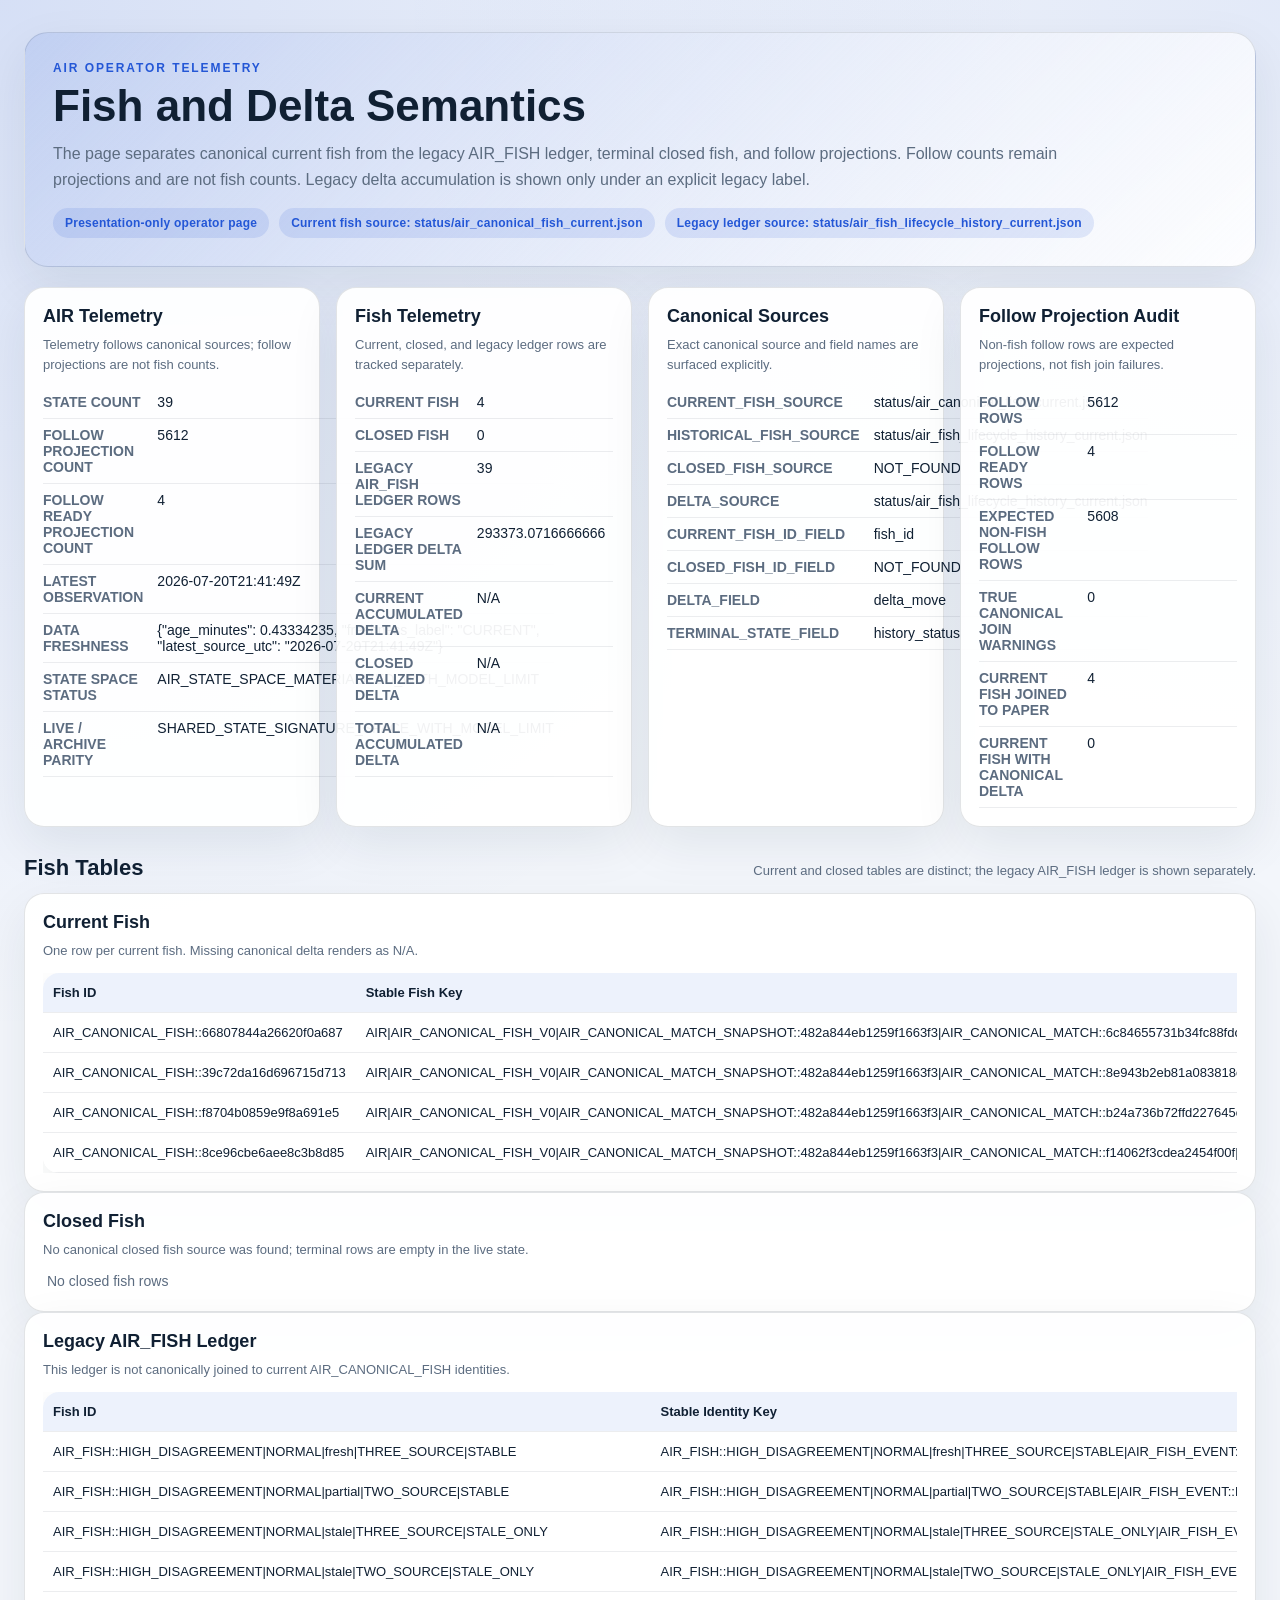
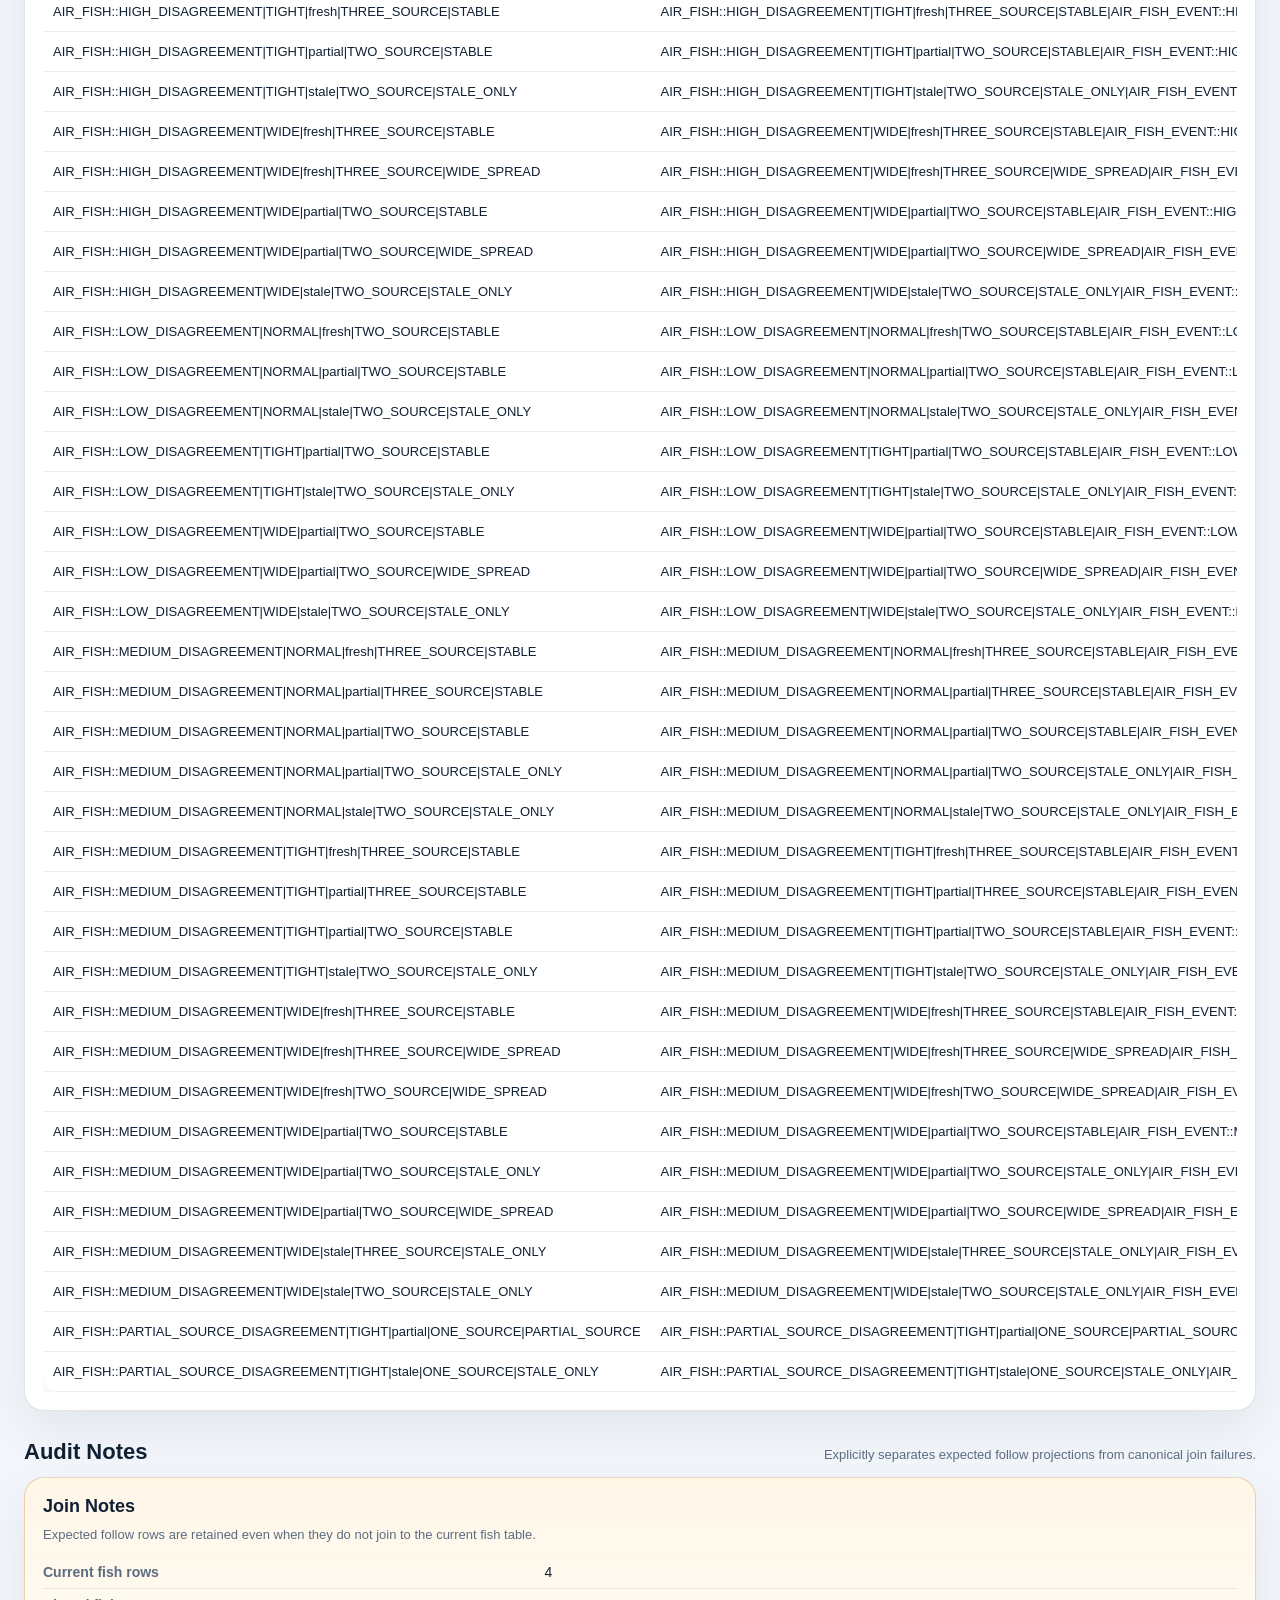
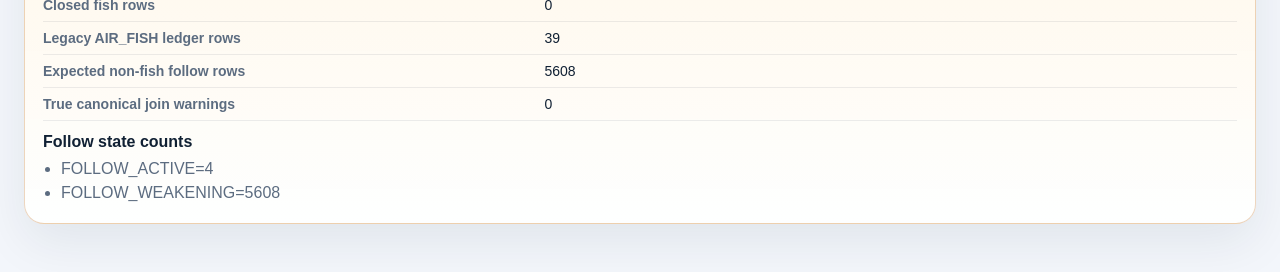
<file: air/index.html>
<!doctype html>

<html lang="en">

<head>

  <meta charset="utf-8">

  <meta name="viewport" content="width=device-width, initial-scale=1">

  <title>AIR Operator Telemetry and Fish Page</title>

  <style>

    :root {

      color-scheme: light;

      --bg: #f3f6fb;

      --panel: rgba(255, 255, 255, 0.94);

      --text: #102033;

      --muted: #5c6c80;

      --accent: #2457d6;

      --accent-soft: rgba(36, 87, 214, 0.12);

      --border: rgba(16, 32, 51, 0.12);

      --shadow: 0 18px 50px rgba(16, 32, 51, 0.08);

    }

    * { box-sizing: border-box; }

    body {

      margin: 0;

      font-family: "Segoe UI", "Helvetica Neue", Arial, sans-serif;

      background:

        radial-gradient(circle at top left, rgba(36, 87, 214, 0.14), transparent 28%),

        radial-gradient(circle at top right, rgba(36, 87, 214, 0.08), transparent 24%),

        var(--bg);

      color: var(--text);

    }

    main {

      max-width: 1400px;

      margin: 0 auto;

      padding: 32px 24px 48px;

    }

    .hero {

      background: linear-gradient(135deg, rgba(36, 87, 214, 0.12), rgba(255, 255, 255, 0.9));

      border: 1px solid var(--border);

      border-radius: 24px;

      box-shadow: var(--shadow);

      padding: 28px;

      margin-bottom: 20px;

    }

    .eyebrow {

      text-transform: uppercase;

      letter-spacing: 0.16em;

      color: var(--accent);

      font-size: 12px;

      font-weight: 700;

    }

    h1 {

      margin: 8px 0 12px;

      font-size: clamp(28px, 4vw, 44px);

      line-height: 1.05;

    }

    .lead {

      margin: 0;

      max-width: 1024px;

      color: var(--muted);

      line-height: 1.6;

      font-size: 16px;

    }

    .hero-meta {

      margin-top: 16px;

      display: flex;

      flex-wrap: wrap;

      gap: 10px;

    }

    .badge {

      border-radius: 999px;

      background: var(--accent-soft);

      color: var(--accent);

      padding: 8px 12px;

      font-size: 12px;

      font-weight: 700;

      letter-spacing: 0.02em;

    }

    .grid {

      display: grid;

      grid-template-columns: repeat(auto-fit, minmax(270px, 1fr));

      gap: 16px;

      margin: 20px 0;

    }

    .panel {

      background: var(--panel);

      border: 1px solid var(--border);

      border-radius: 20px;

      box-shadow: var(--shadow);

      padding: 18px;

    }

    .warning-panel {

      border-color: rgba(184, 92, 0, 0.25);

      background: linear-gradient(180deg, rgba(255, 246, 230, 0.94), rgba(255, 255, 255, 0.92));

    }

    .panel-head h2 {

      margin: 0 0 8px;

      font-size: 18px;

    }

    .subtitle {

      color: var(--muted);

      line-height: 1.5;

      font-size: 13px;

    }

    .kv-table {

      width: 100%;

      border-collapse: collapse;

      margin-top: 12px;

    }

    .kv-table th,

    .kv-table td {

      padding: 8px 0;

      vertical-align: top;

      text-align: left;

      border-bottom: 1px solid rgba(16, 32, 51, 0.08);

      font-size: 14px;

    }

    .kv-table th {

      width: 42%;

      color: var(--muted);

      font-weight: 600;

      padding-right: 14px;

    }

    .kv-table td {

      font-weight: 500;

    }

    .table-wrap {

      overflow-x: auto;

      margin-top: 12px;

    }

    .data-table {

      width: 100%;

      border-collapse: collapse;

      background: var(--panel);

      border-radius: 16px;

      overflow: hidden;

      box-shadow: var(--shadow);

    }

    .data-table th,

    .data-table td {

      padding: 12px 10px;

      border-bottom: 1px solid rgba(16, 32, 51, 0.08);

      font-size: 13px;

      text-align: left;

      vertical-align: top;

      white-space: nowrap;

    }

    .data-table thead th {

      background: rgba(36, 87, 214, 0.08);

      color: var(--text);

      font-weight: 700;

    }

    .empty {

      color: var(--muted);

      padding: 14px 4px 4px;

      font-size: 14px;

    }

    .warning-list {

      margin-top: 12px;

    }

    .warning-list strong {

      display: block;

      margin-bottom: 6px;

    }

    .warning-list ul {

      margin: 0;

      padding-left: 18px;

      color: var(--muted);

      line-height: 1.5;

    }

    .section-title {

      display: flex;

      align-items: baseline;

      justify-content: space-between;

      gap: 12px;

      margin: 28px 0 12px;

    }

    .section-title h2 {

      margin: 0;

      font-size: 22px;

    }

    .section-note {

      color: var(--muted);

      font-size: 13px;

    }

  </style>

</head>

<body>

  <main>

    <section class="hero">

      <div class="eyebrow">AIR Operator Telemetry</div>

      <h1>Fish and Delta Semantics</h1>

      <p class="lead">

        The page separates canonical current fish from the legacy AIR_FISH ledger, terminal closed fish, and follow projections.

        Follow counts remain projections and are not fish counts. Legacy delta accumulation is shown only under an explicit legacy label.

      </p>

      <div class="hero-meta">

        <span class="badge">Presentation-only operator page</span>

        <span class="badge">Current fish source: status/air_canonical_fish_current.json</span>

        <span class="badge">Legacy ledger source: status/air_fish_lifecycle_history_current.json</span>

      </div>

    </section>





      <section class="grid">



      <section class="panel">

        <div class="panel-head">

          <h2>AIR Telemetry</h2>

          <div class="subtitle">Telemetry follows canonical sources; follow projections are not fish counts.</div>

        </div>

        <table class="kv-table">

          <tbody>

            <tr><th>STATE COUNT</th><td>39</td></tr>

<tr><th>FOLLOW PROJECTION COUNT</th><td>5612</td></tr>

<tr><th>FOLLOW READY PROJECTION COUNT</th><td>4</td></tr>

<tr><th>LATEST OBSERVATION</th><td>2026-07-20T21:41:49Z</td></tr>

<tr><th>DATA FRESHNESS</th><td>{&quot;age_minutes&quot;: 0.43334235, &quot;freshness_label&quot;: &quot;CURRENT&quot;, &quot;latest_source_utc&quot;: &quot;2026-07-20T21:41:49Z&quot;}</td></tr>

<tr><th>STATE SPACE STATUS</th><td>AIR_STATE_SPACE_MATERIALIZED_WITH_MODEL_LIMIT</td></tr>

<tr><th>LIVE / ARCHIVE PARITY</th><td>SHARED_STATE_SIGNATURE_SPACE_WITH_MODEL_LIMIT</td></tr>

          </tbody>

        </table>

      </section>





      <section class="panel">

        <div class="panel-head">

          <h2>Fish Telemetry</h2>

          <div class="subtitle">Current, closed, and legacy ledger rows are tracked separately.</div>

        </div>

        <table class="kv-table">

          <tbody>

            <tr><th>CURRENT FISH</th><td>4</td></tr>

<tr><th>CLOSED FISH</th><td>0</td></tr>

<tr><th>LEGACY AIR_FISH LEDGER ROWS</th><td>39</td></tr>

<tr><th>LEGACY LEDGER DELTA SUM</th><td>293373.0716666666</td></tr>

<tr><th>CURRENT ACCUMULATED DELTA</th><td>N/A</td></tr>

<tr><th>CLOSED REALIZED DELTA</th><td>N/A</td></tr>

<tr><th>TOTAL ACCUMULATED DELTA</th><td>N/A</td></tr>

          </tbody>

        </table>

      </section>





      <section class="panel">

        <div class="panel-head">

          <h2>Canonical Sources</h2>

          <div class="subtitle">Exact canonical source and field names are surfaced explicitly.</div>

        </div>

        <table class="kv-table">

          <tbody>

            <tr><th>CURRENT_FISH_SOURCE</th><td>status/air_canonical_fish_current.json</td></tr>

<tr><th>HISTORICAL_FISH_SOURCE</th><td>status/air_fish_lifecycle_history_current.json</td></tr>

<tr><th>CLOSED_FISH_SOURCE</th><td>NOT_FOUND</td></tr>

<tr><th>DELTA_SOURCE</th><td>status/air_fish_lifecycle_history_current.json</td></tr>

<tr><th>CURRENT_FISH_ID_FIELD</th><td>fish_id</td></tr>

<tr><th>CLOSED_FISH_ID_FIELD</th><td>NOT_FOUND</td></tr>

<tr><th>DELTA_FIELD</th><td>delta_move</td></tr>

<tr><th>TERMINAL_STATE_FIELD</th><td>history_status</td></tr>

          </tbody>

        </table>

      </section>





      <section class="panel">

        <div class="panel-head">

          <h2>Follow Projection Audit</h2>

          <div class="subtitle">Non-fish follow rows are expected projections, not fish join failures.</div>

        </div>

        <table class="kv-table">

          <tbody>

            <tr><th>FOLLOW ROWS</th><td>5612</td></tr>

<tr><th>FOLLOW READY ROWS</th><td>4</td></tr>

<tr><th>EXPECTED NON-FISH FOLLOW ROWS</th><td>5608</td></tr>

<tr><th>TRUE CANONICAL JOIN WARNINGS</th><td>0</td></tr>

<tr><th>CURRENT FISH JOINED TO PAPER</th><td>4</td></tr>

<tr><th>CURRENT FISH WITH CANONICAL DELTA</th><td>0</td></tr>

          </tbody>

        </table>

      </section>



      </section>





    <div class="section-title">

      <h2>Fish Tables</h2>

      <div class="section-note">Current and closed tables are distinct; the legacy AIR_FISH ledger is shown separately.</div>

    </div>



      <section class="panel">

        <div class="panel-head">

          <h2>Current Fish</h2>

          <div class="subtitle">One row per current fish. Missing canonical delta renders as N/A.</div>

        </div>

        <div class="table-wrap"><table class="data-table"><thead><tr><th>Fish ID</th><th>Stable Fish Key</th><th>Candidate</th><th>Match State</th><th>Birth State</th><th>Current Paper Delta</th><th>Current Paper State</th></tr></thead><tbody><tr><td>AIR_CANONICAL_FISH::66807844a26620f0a687</td><td>AIR|AIR_CANONICAL_FISH_V0|AIR_CANONICAL_MATCH_SNAPSHOT::482a844eb1259f1663f3|AIR_CANONICAL_MATCH::6c84655731b34fc88fdc|AIR_SEARCH_CANDIDATE::06399ad2783a668105ce|ETHUSDT|CANONICAL_SEARCH_DETECTION::24d8d6ced93899c8a558|AIR_REGIME_b7ed7ec9a74d228449a6|AIR_RELATION_TOPOLOGY_STATE_533e32dc93e0027cc1bb|AIR_RELATION_TOPOLOGY_EVENT_15fd0f252a9bac2572cc|AIR_RELATION_COMPONENT_ee786aa64b9b1e9d|{&quot;from_inclusive&quot;:&quot;2026-07-20T21:40:27Z&quot;,&quot;source_count&quot;:3,&quot;source_symbol_edge_count&quot;:12,&quot;symbol_count&quot;:4,&quot;to_inclusive&quot;:&quot;2026-07-20T21:40:37Z&quot;}</td><td>ETHUSDT</td><td>MATCH_ELIGIBLE_FOR_FISH</td><td>FISH_BORN</td><td>N/A</td><td>CURRENT_OBSERVATION</td></tr><tr><td>AIR_CANONICAL_FISH::39c72da16d696715d713</td><td>AIR|AIR_CANONICAL_FISH_V0|AIR_CANONICAL_MATCH_SNAPSHOT::482a844eb1259f1663f3|AIR_CANONICAL_MATCH::8e943b2eb81a083818ce|AIR_SEARCH_CANDIDATE::04fec2f58e14e59d9f95|BTCUSDT|CANONICAL_SEARCH_DETECTION::24d8d6ced93899c8a558|AIR_REGIME_b7ed7ec9a74d228449a6|AIR_RELATION_TOPOLOGY_STATE_533e32dc93e0027cc1bb|AIR_RELATION_TOPOLOGY_EVENT_15fd0f252a9bac2572cc|AIR_RELATION_COMPONENT_ee786aa64b9b1e9d|{&quot;from_inclusive&quot;:&quot;2026-07-20T21:40:27Z&quot;,&quot;source_count&quot;:3,&quot;source_symbol_edge_count&quot;:12,&quot;symbol_count&quot;:4,&quot;to_inclusive&quot;:&quot;2026-07-20T21:40:37Z&quot;}</td><td>BTCUSDT</td><td>MATCH_ELIGIBLE_FOR_FISH</td><td>FISH_BORN</td><td>N/A</td><td>CURRENT_OBSERVATION</td></tr><tr><td>AIR_CANONICAL_FISH::f8704b0859e9f8a691e5</td><td>AIR|AIR_CANONICAL_FISH_V0|AIR_CANONICAL_MATCH_SNAPSHOT::482a844eb1259f1663f3|AIR_CANONICAL_MATCH::b24a736b72ffd227645c|AIR_SEARCH_CANDIDATE::6fb29b31d880d38e0249|ETHEUR|CANONICAL_SEARCH_DETECTION::24d8d6ced93899c8a558|AIR_REGIME_b7ed7ec9a74d228449a6|AIR_RELATION_TOPOLOGY_STATE_533e32dc93e0027cc1bb|AIR_RELATION_TOPOLOGY_EVENT_15fd0f252a9bac2572cc|AIR_RELATION_COMPONENT_ee786aa64b9b1e9d|{&quot;from_inclusive&quot;:&quot;2026-07-20T21:40:27Z&quot;,&quot;source_count&quot;:3,&quot;source_symbol_edge_count&quot;:12,&quot;symbol_count&quot;:4,&quot;to_inclusive&quot;:&quot;2026-07-20T21:40:37Z&quot;}</td><td>ETHEUR</td><td>MATCH_ELIGIBLE_FOR_FISH</td><td>FISH_BORN</td><td>N/A</td><td>CURRENT_OBSERVATION</td></tr><tr><td>AIR_CANONICAL_FISH::8ce96cbe6aee8c3b8d85</td><td>AIR|AIR_CANONICAL_FISH_V0|AIR_CANONICAL_MATCH_SNAPSHOT::482a844eb1259f1663f3|AIR_CANONICAL_MATCH::f14062f3cdea2454f00f|AIR_SEARCH_CANDIDATE::d39ad6b1a28694fc8fb5|BTCEUR|CANONICAL_SEARCH_DETECTION::24d8d6ced93899c8a558|AIR_REGIME_b7ed7ec9a74d228449a6|AIR_RELATION_TOPOLOGY_STATE_533e32dc93e0027cc1bb|AIR_RELATION_TOPOLOGY_EVENT_15fd0f252a9bac2572cc|AIR_RELATION_COMPONENT_ee786aa64b9b1e9d|{&quot;from_inclusive&quot;:&quot;2026-07-20T21:40:27Z&quot;,&quot;source_count&quot;:3,&quot;source_symbol_edge_count&quot;:12,&quot;symbol_count&quot;:4,&quot;to_inclusive&quot;:&quot;2026-07-20T21:40:37Z&quot;}</td><td>BTCEUR</td><td>MATCH_ELIGIBLE_FOR_FISH</td><td>FISH_BORN</td><td>N/A</td><td>CURRENT_OBSERVATION</td></tr></tbody></table></div>

      </section>





      <section class="panel">

        <div class="panel-head">

          <h2>Closed Fish</h2>

          <div class="subtitle">No canonical closed fish source was found; terminal rows are empty in the live state.</div>

        </div>

        <div class="empty">No closed fish rows</div>

      </section>





      <section class="panel">

        <div class="panel-head">

          <h2>Legacy AIR_FISH Ledger</h2>

          <div class="subtitle">This ledger is not canonically joined to current AIR_CANONICAL_FISH identities.</div>

        </div>

        <div class="table-wrap"><table class="data-table"><thead><tr><th>Fish ID</th><th>Stable Identity Key</th><th>Terminal State</th><th>Finished</th><th>Delta Move</th><th>Net Move</th><th>Gross Move</th><th>Last Observed</th><th>Observation Count</th></tr></thead><tbody><tr><td>AIR_FISH::HIGH_DISAGREEMENT|NORMAL|fresh|THREE_SOURCE|STABLE</td><td>AIR_FISH::HIGH_DISAGREEMENT|NORMAL|fresh|THREE_SOURCE|STABLE|AIR_FISH_EVENT::HIGH_DISAGREEMENT|NORMAL|fresh|THREE_SOURCE|STABLE|HIGH_DISAGREEMENT|NORMAL|fresh|THREE_SOURCE|STABLE</td><td>CURRENT</td><td>NO</td><td>-2022.423333333325</td><td>-2022.423333333325</td><td>2022.423333333325</td><td>2026-06-28T17:02:59Z</td><td>9</td></tr><tr><td>AIR_FISH::HIGH_DISAGREEMENT|NORMAL|partial|TWO_SOURCE|STABLE</td><td>AIR_FISH::HIGH_DISAGREEMENT|NORMAL|partial|TWO_SOURCE|STABLE|AIR_FISH_EVENT::HIGH_DISAGREEMENT|NORMAL|partial|TWO_SOURCE|STABLE|HIGH_DISAGREEMENT|NORMAL|partial|TWO_SOURCE|STABLE</td><td>CURRENT</td><td>NO</td><td>37683.08333333334</td><td>37683.08333333334</td><td>37683.08333333334</td><td>2026-06-28T17:02:59Z</td><td>9</td></tr><tr><td>AIR_FISH::HIGH_DISAGREEMENT|NORMAL|stale|THREE_SOURCE|STALE_ONLY</td><td>AIR_FISH::HIGH_DISAGREEMENT|NORMAL|stale|THREE_SOURCE|STALE_ONLY|AIR_FISH_EVENT::HIGH_DISAGREEMENT|NORMAL|stale|THREE_SOURCE|STALE_ONLY|HIGH_DISAGREEMENT|NORMAL|stale|THREE_SOURCE|STALE_ONLY</td><td>CURRENT</td><td>NO</td><td>-1859.629999999997</td><td>-1859.629999999997</td><td>1859.629999999997</td><td>2026-06-28T17:02:59Z</td><td>9</td></tr><tr><td>AIR_FISH::HIGH_DISAGREEMENT|NORMAL|stale|TWO_SOURCE|STALE_ONLY</td><td>AIR_FISH::HIGH_DISAGREEMENT|NORMAL|stale|TWO_SOURCE|STALE_ONLY|AIR_FISH_EVENT::HIGH_DISAGREEMENT|NORMAL|stale|TWO_SOURCE|STALE_ONLY|HIGH_DISAGREEMENT|NORMAL|stale|TWO_SOURCE|STALE_ONLY</td><td>CURRENT</td><td>NO</td><td>5602.400000000005</td><td>5602.400000000005</td><td>5602.400000000005</td><td>2026-06-28T17:02:59Z</td><td>9</td></tr><tr><td>AIR_FISH::HIGH_DISAGREEMENT|TIGHT|fresh|THREE_SOURCE|STABLE</td><td>AIR_FISH::HIGH_DISAGREEMENT|TIGHT|fresh|THREE_SOURCE|STABLE|AIR_FISH_EVENT::HIGH_DISAGREEMENT|TIGHT|fresh|THREE_SOURCE|STABLE|HIGH_DISAGREEMENT|TIGHT|fresh|THREE_SOURCE|STABLE</td><td>CURRENT</td><td>NO</td><td>-2099.200000000004</td><td>-2099.200000000004</td><td>2099.200000000004</td><td>2026-06-28T17:02:59Z</td><td>9</td></tr><tr><td>AIR_FISH::HIGH_DISAGREEMENT|TIGHT|partial|TWO_SOURCE|STABLE</td><td>AIR_FISH::HIGH_DISAGREEMENT|TIGHT|partial|TWO_SOURCE|STABLE|AIR_FISH_EVENT::HIGH_DISAGREEMENT|TIGHT|partial|TWO_SOURCE|STABLE|HIGH_DISAGREEMENT|TIGHT|partial|TWO_SOURCE|STABLE</td><td>CURRENT</td><td>NO</td><td>5794.215000000004</td><td>5794.215000000004</td><td>5794.215000000004</td><td>2026-06-28T17:02:59Z</td><td>9</td></tr><tr><td>AIR_FISH::HIGH_DISAGREEMENT|TIGHT|stale|TWO_SOURCE|STALE_ONLY</td><td>AIR_FISH::HIGH_DISAGREEMENT|TIGHT|stale|TWO_SOURCE|STALE_ONLY|AIR_FISH_EVENT::HIGH_DISAGREEMENT|TIGHT|stale|TWO_SOURCE|STALE_ONLY|HIGH_DISAGREEMENT|TIGHT|stale|TWO_SOURCE|STALE_ONLY</td><td>CURRENT</td><td>NO</td><td>-3235.444999999996</td><td>-3235.444999999996</td><td>3235.444999999996</td><td>2026-06-28T17:02:59Z</td><td>9</td></tr><tr><td>AIR_FISH::HIGH_DISAGREEMENT|WIDE|fresh|THREE_SOURCE|STABLE</td><td>AIR_FISH::HIGH_DISAGREEMENT|WIDE|fresh|THREE_SOURCE|STABLE|AIR_FISH_EVENT::HIGH_DISAGREEMENT|WIDE|fresh|THREE_SOURCE|STABLE|HIGH_DISAGREEMENT|WIDE|fresh|THREE_SOURCE|STABLE</td><td>CURRENT</td><td>NO</td><td>-2258.518333333333</td><td>-2258.518333333333</td><td>2258.518333333333</td><td>2026-06-28T17:02:59Z</td><td>9</td></tr><tr><td>AIR_FISH::HIGH_DISAGREEMENT|WIDE|fresh|THREE_SOURCE|WIDE_SPREAD</td><td>AIR_FISH::HIGH_DISAGREEMENT|WIDE|fresh|THREE_SOURCE|WIDE_SPREAD|AIR_FISH_EVENT::HIGH_DISAGREEMENT|WIDE|fresh|THREE_SOURCE|WIDE_SPREAD|HIGH_DISAGREEMENT|WIDE|fresh|THREE_SOURCE|WIDE_SPREAD</td><td>CURRENT</td><td>NO</td><td>-2010.223333333335</td><td>-2010.223333333335</td><td>2010.223333333335</td><td>2026-06-28T17:02:59Z</td><td>9</td></tr><tr><td>AIR_FISH::HIGH_DISAGREEMENT|WIDE|partial|TWO_SOURCE|STABLE</td><td>AIR_FISH::HIGH_DISAGREEMENT|WIDE|partial|TWO_SOURCE|STABLE|AIR_FISH_EVENT::HIGH_DISAGREEMENT|WIDE|partial|TWO_SOURCE|STABLE|HIGH_DISAGREEMENT|WIDE|partial|TWO_SOURCE|STABLE</td><td>CURRENT</td><td>NO</td><td>146.616666666669</td><td>146.616666666669</td><td>146.616666666669</td><td>2026-06-28T17:02:59Z</td><td>9</td></tr><tr><td>AIR_FISH::HIGH_DISAGREEMENT|WIDE|partial|TWO_SOURCE|WIDE_SPREAD</td><td>AIR_FISH::HIGH_DISAGREEMENT|WIDE|partial|TWO_SOURCE|WIDE_SPREAD|AIR_FISH_EVENT::HIGH_DISAGREEMENT|WIDE|partial|TWO_SOURCE|WIDE_SPREAD|HIGH_DISAGREEMENT|WIDE|partial|TWO_SOURCE|WIDE_SPREAD</td><td>CURRENT</td><td>NO</td><td>-432.281666666662</td><td>-432.281666666662</td><td>432.281666666662</td><td>2026-06-28T17:02:59Z</td><td>9</td></tr><tr><td>AIR_FISH::HIGH_DISAGREEMENT|WIDE|stale|TWO_SOURCE|STALE_ONLY</td><td>AIR_FISH::HIGH_DISAGREEMENT|WIDE|stale|TWO_SOURCE|STALE_ONLY|AIR_FISH_EVENT::HIGH_DISAGREEMENT|WIDE|stale|TWO_SOURCE|STALE_ONLY|HIGH_DISAGREEMENT|WIDE|stale|TWO_SOURCE|STALE_ONLY</td><td>CURRENT</td><td>NO</td><td>8104.366666666669</td><td>8104.366666666669</td><td>8104.366666666669</td><td>2026-06-28T17:02:59Z</td><td>9</td></tr><tr><td>AIR_FISH::LOW_DISAGREEMENT|NORMAL|fresh|TWO_SOURCE|STABLE</td><td>AIR_FISH::LOW_DISAGREEMENT|NORMAL|fresh|TWO_SOURCE|STABLE|AIR_FISH_EVENT::LOW_DISAGREEMENT|NORMAL|fresh|TWO_SOURCE|STABLE|LOW_DISAGREEMENT|NORMAL|fresh|TWO_SOURCE|STABLE</td><td>CURRENT</td><td>NO</td><td>-1864.516666666663</td><td>-1864.516666666663</td><td>1864.516666666663</td><td>2026-06-28T17:02:59Z</td><td>9</td></tr><tr><td>AIR_FISH::LOW_DISAGREEMENT|NORMAL|partial|TWO_SOURCE|STABLE</td><td>AIR_FISH::LOW_DISAGREEMENT|NORMAL|partial|TWO_SOURCE|STABLE|AIR_FISH_EVENT::LOW_DISAGREEMENT|NORMAL|partial|TWO_SOURCE|STABLE|LOW_DISAGREEMENT|NORMAL|partial|TWO_SOURCE|STABLE</td><td>CURRENT</td><td>NO</td><td>7253.245000000006</td><td>7253.245000000006</td><td>7253.245000000006</td><td>2026-06-28T17:02:59Z</td><td>9</td></tr><tr><td>AIR_FISH::LOW_DISAGREEMENT|NORMAL|stale|TWO_SOURCE|STALE_ONLY</td><td>AIR_FISH::LOW_DISAGREEMENT|NORMAL|stale|TWO_SOURCE|STALE_ONLY|AIR_FISH_EVENT::LOW_DISAGREEMENT|NORMAL|stale|TWO_SOURCE|STALE_ONLY|LOW_DISAGREEMENT|NORMAL|stale|TWO_SOURCE|STALE_ONLY</td><td>CURRENT</td><td>NO</td><td>34139.12666666668</td><td>34139.12666666668</td><td>34139.12666666668</td><td>2026-06-28T17:02:59Z</td><td>9</td></tr><tr><td>AIR_FISH::LOW_DISAGREEMENT|TIGHT|partial|TWO_SOURCE|STABLE</td><td>AIR_FISH::LOW_DISAGREEMENT|TIGHT|partial|TWO_SOURCE|STABLE|AIR_FISH_EVENT::LOW_DISAGREEMENT|TIGHT|partial|TWO_SOURCE|STABLE|LOW_DISAGREEMENT|TIGHT|partial|TWO_SOURCE|STABLE</td><td>CURRENT</td><td>NO</td><td>34165.32999999999</td><td>34165.32999999999</td><td>34165.32999999999</td><td>2026-06-28T17:02:59Z</td><td>9</td></tr><tr><td>AIR_FISH::LOW_DISAGREEMENT|TIGHT|stale|TWO_SOURCE|STALE_ONLY</td><td>AIR_FISH::LOW_DISAGREEMENT|TIGHT|stale|TWO_SOURCE|STALE_ONLY|AIR_FISH_EVENT::LOW_DISAGREEMENT|TIGHT|stale|TWO_SOURCE|STALE_ONLY|LOW_DISAGREEMENT|TIGHT|stale|TWO_SOURCE|STALE_ONLY</td><td>CURRENT</td><td>NO</td><td>-6714.98166666667</td><td>-6714.98166666667</td><td>6714.98166666667</td><td>2026-06-28T17:02:59Z</td><td>9</td></tr><tr><td>AIR_FISH::LOW_DISAGREEMENT|WIDE|partial|TWO_SOURCE|STABLE</td><td>AIR_FISH::LOW_DISAGREEMENT|WIDE|partial|TWO_SOURCE|STABLE|AIR_FISH_EVENT::LOW_DISAGREEMENT|WIDE|partial|TWO_SOURCE|STABLE|LOW_DISAGREEMENT|WIDE|partial|TWO_SOURCE|STABLE</td><td>CURRENT</td><td>NO</td><td>36830.933333333334</td><td>36830.933333333334</td><td>36830.933333333334</td><td>2026-06-28T17:02:59Z</td><td>9</td></tr><tr><td>AIR_FISH::LOW_DISAGREEMENT|WIDE|partial|TWO_SOURCE|WIDE_SPREAD</td><td>AIR_FISH::LOW_DISAGREEMENT|WIDE|partial|TWO_SOURCE|WIDE_SPREAD|AIR_FISH_EVENT::LOW_DISAGREEMENT|WIDE|partial|TWO_SOURCE|WIDE_SPREAD|LOW_DISAGREEMENT|WIDE|partial|TWO_SOURCE|WIDE_SPREAD</td><td>CURRENT</td><td>NO</td><td>292.195000000007</td><td>292.195000000007</td><td>292.195000000007</td><td>2026-06-28T17:02:59Z</td><td>9</td></tr><tr><td>AIR_FISH::LOW_DISAGREEMENT|WIDE|stale|TWO_SOURCE|STALE_ONLY</td><td>AIR_FISH::LOW_DISAGREEMENT|WIDE|stale|TWO_SOURCE|STALE_ONLY|AIR_FISH_EVENT::LOW_DISAGREEMENT|WIDE|stale|TWO_SOURCE|STALE_ONLY|LOW_DISAGREEMENT|WIDE|stale|TWO_SOURCE|STALE_ONLY</td><td>CURRENT</td><td>NO</td><td>35379.573333333334</td><td>35379.573333333334</td><td>35379.573333333334</td><td>2026-06-28T17:02:59Z</td><td>9</td></tr><tr><td>AIR_FISH::MEDIUM_DISAGREEMENT|NORMAL|fresh|THREE_SOURCE|STABLE</td><td>AIR_FISH::MEDIUM_DISAGREEMENT|NORMAL|fresh|THREE_SOURCE|STABLE|AIR_FISH_EVENT::MEDIUM_DISAGREEMENT|NORMAL|fresh|THREE_SOURCE|STABLE|MEDIUM_DISAGREEMENT|NORMAL|fresh|THREE_SOURCE|STABLE</td><td>CURRENT</td><td>NO</td><td>-1393.191666666673</td><td>-1393.191666666673</td><td>1393.191666666673</td><td>2026-06-28T17:02:59Z</td><td>9</td></tr><tr><td>AIR_FISH::MEDIUM_DISAGREEMENT|NORMAL|partial|THREE_SOURCE|STABLE</td><td>AIR_FISH::MEDIUM_DISAGREEMENT|NORMAL|partial|THREE_SOURCE|STABLE|AIR_FISH_EVENT::MEDIUM_DISAGREEMENT|NORMAL|partial|THREE_SOURCE|STABLE|MEDIUM_DISAGREEMENT|NORMAL|partial|THREE_SOURCE|STABLE</td><td>CURRENT</td><td>NO</td><td>-1871.340000000004</td><td>-1871.340000000004</td><td>1871.340000000004</td><td>2026-06-28T17:02:59Z</td><td>9</td></tr><tr><td>AIR_FISH::MEDIUM_DISAGREEMENT|NORMAL|partial|TWO_SOURCE|STABLE</td><td>AIR_FISH::MEDIUM_DISAGREEMENT|NORMAL|partial|TWO_SOURCE|STABLE|AIR_FISH_EVENT::MEDIUM_DISAGREEMENT|NORMAL|partial|TWO_SOURCE|STABLE|MEDIUM_DISAGREEMENT|NORMAL|partial|TWO_SOURCE|STABLE</td><td>CURRENT</td><td>NO</td><td>5327.195000000003</td><td>5327.195000000003</td><td>5327.195000000003</td><td>2026-06-28T17:02:59Z</td><td>9</td></tr><tr><td>AIR_FISH::MEDIUM_DISAGREEMENT|NORMAL|partial|TWO_SOURCE|STALE_ONLY</td><td>AIR_FISH::MEDIUM_DISAGREEMENT|NORMAL|partial|TWO_SOURCE|STALE_ONLY|AIR_FISH_EVENT::MEDIUM_DISAGREEMENT|NORMAL|partial|TWO_SOURCE|STALE_ONLY|MEDIUM_DISAGREEMENT|NORMAL|partial|TWO_SOURCE|STALE_ONLY</td><td>CURRENT</td><td>NO</td><td>-3094.188333333328</td><td>-3094.188333333328</td><td>3094.188333333328</td><td>2026-06-28T17:02:59Z</td><td>9</td></tr><tr><td>AIR_FISH::MEDIUM_DISAGREEMENT|NORMAL|stale|TWO_SOURCE|STALE_ONLY</td><td>AIR_FISH::MEDIUM_DISAGREEMENT|NORMAL|stale|TWO_SOURCE|STALE_ONLY|AIR_FISH_EVENT::MEDIUM_DISAGREEMENT|NORMAL|stale|TWO_SOURCE|STALE_ONLY|MEDIUM_DISAGREEMENT|NORMAL|stale|TWO_SOURCE|STALE_ONLY</td><td>CURRENT</td><td>NO</td><td>34253.06999999999</td><td>34253.06999999999</td><td>34253.06999999999</td><td>2026-06-28T17:02:59Z</td><td>9</td></tr><tr><td>AIR_FISH::MEDIUM_DISAGREEMENT|TIGHT|fresh|THREE_SOURCE|STABLE</td><td>AIR_FISH::MEDIUM_DISAGREEMENT|TIGHT|fresh|THREE_SOURCE|STABLE|AIR_FISH_EVENT::MEDIUM_DISAGREEMENT|TIGHT|fresh|THREE_SOURCE|STABLE|MEDIUM_DISAGREEMENT|TIGHT|fresh|THREE_SOURCE|STABLE</td><td>CURRENT</td><td>NO</td><td>-1243.385000000002</td><td>-1243.385000000002</td><td>1243.385000000002</td><td>2026-06-28T17:02:59Z</td><td>9</td></tr><tr><td>AIR_FISH::MEDIUM_DISAGREEMENT|TIGHT|partial|THREE_SOURCE|STABLE</td><td>AIR_FISH::MEDIUM_DISAGREEMENT|TIGHT|partial|THREE_SOURCE|STABLE|AIR_FISH_EVENT::MEDIUM_DISAGREEMENT|TIGHT|partial|THREE_SOURCE|STABLE|MEDIUM_DISAGREEMENT|TIGHT|partial|THREE_SOURCE|STABLE</td><td>CURRENT</td><td>NO</td><td>-1886.139999999999</td><td>-1886.139999999999</td><td>1886.139999999999</td><td>2026-06-28T17:02:59Z</td><td>9</td></tr><tr><td>AIR_FISH::MEDIUM_DISAGREEMENT|TIGHT|partial|TWO_SOURCE|STABLE</td><td>AIR_FISH::MEDIUM_DISAGREEMENT|TIGHT|partial|TWO_SOURCE|STABLE|AIR_FISH_EVENT::MEDIUM_DISAGREEMENT|TIGHT|partial|TWO_SOURCE|STABLE|MEDIUM_DISAGREEMENT|TIGHT|partial|TWO_SOURCE|STABLE</td><td>CURRENT</td><td>NO</td><td>36381.886666666665</td><td>36381.886666666665</td><td>36381.886666666665</td><td>2026-06-28T17:02:59Z</td><td>9</td></tr><tr><td>AIR_FISH::MEDIUM_DISAGREEMENT|TIGHT|stale|TWO_SOURCE|STALE_ONLY</td><td>AIR_FISH::MEDIUM_DISAGREEMENT|TIGHT|stale|TWO_SOURCE|STALE_ONLY|AIR_FISH_EVENT::MEDIUM_DISAGREEMENT|TIGHT|stale|TWO_SOURCE|STALE_ONLY|MEDIUM_DISAGREEMENT|TIGHT|stale|TWO_SOURCE|STALE_ONLY</td><td>CURRENT</td><td>NO</td><td>4942.116666666658</td><td>4942.116666666658</td><td>4942.116666666658</td><td>2026-06-28T17:02:59Z</td><td>9</td></tr><tr><td>AIR_FISH::MEDIUM_DISAGREEMENT|WIDE|fresh|THREE_SOURCE|STABLE</td><td>AIR_FISH::MEDIUM_DISAGREEMENT|WIDE|fresh|THREE_SOURCE|STABLE|AIR_FISH_EVENT::MEDIUM_DISAGREEMENT|WIDE|fresh|THREE_SOURCE|STABLE|MEDIUM_DISAGREEMENT|WIDE|fresh|THREE_SOURCE|STABLE</td><td>CURRENT</td><td>NO</td><td>-1678.823333333334</td><td>-1678.823333333334</td><td>1678.823333333334</td><td>2026-06-28T17:02:59Z</td><td>9</td></tr><tr><td>AIR_FISH::MEDIUM_DISAGREEMENT|WIDE|fresh|THREE_SOURCE|WIDE_SPREAD</td><td>AIR_FISH::MEDIUM_DISAGREEMENT|WIDE|fresh|THREE_SOURCE|WIDE_SPREAD|AIR_FISH_EVENT::MEDIUM_DISAGREEMENT|WIDE|fresh|THREE_SOURCE|WIDE_SPREAD|MEDIUM_DISAGREEMENT|WIDE|fresh|THREE_SOURCE|WIDE_SPREAD</td><td>CURRENT</td><td>NO</td><td>-1590.636666666673</td><td>-1590.636666666673</td><td>1590.636666666673</td><td>2026-06-28T17:02:59Z</td><td>9</td></tr><tr><td>AIR_FISH::MEDIUM_DISAGREEMENT|WIDE|fresh|TWO_SOURCE|WIDE_SPREAD</td><td>AIR_FISH::MEDIUM_DISAGREEMENT|WIDE|fresh|TWO_SOURCE|WIDE_SPREAD|AIR_FISH_EVENT::MEDIUM_DISAGREEMENT|WIDE|fresh|TWO_SOURCE|WIDE_SPREAD|MEDIUM_DISAGREEMENT|WIDE|fresh|TWO_SOURCE|WIDE_SPREAD</td><td>CURRENT</td><td>NO</td><td>-1360.643333333333</td><td>-1360.643333333333</td><td>1360.643333333333</td><td>2026-06-28T17:02:59Z</td><td>9</td></tr><tr><td>AIR_FISH::MEDIUM_DISAGREEMENT|WIDE|partial|TWO_SOURCE|STABLE</td><td>AIR_FISH::MEDIUM_DISAGREEMENT|WIDE|partial|TWO_SOURCE|STABLE|AIR_FISH_EVENT::MEDIUM_DISAGREEMENT|WIDE|partial|TWO_SOURCE|STABLE|MEDIUM_DISAGREEMENT|WIDE|partial|TWO_SOURCE|STABLE</td><td>CURRENT</td><td>NO</td><td>7244.666666666664</td><td>7244.666666666664</td><td>7244.666666666664</td><td>2026-06-28T17:02:59Z</td><td>9</td></tr><tr><td>AIR_FISH::MEDIUM_DISAGREEMENT|WIDE|partial|TWO_SOURCE|STALE_ONLY</td><td>AIR_FISH::MEDIUM_DISAGREEMENT|WIDE|partial|TWO_SOURCE|STALE_ONLY|AIR_FISH_EVENT::MEDIUM_DISAGREEMENT|WIDE|partial|TWO_SOURCE|STALE_ONLY|MEDIUM_DISAGREEMENT|WIDE|partial|TWO_SOURCE|STALE_ONLY</td><td>CURRENT</td><td>NO</td><td>0.0</td><td>0.0</td><td>0.0</td><td>2026-06-28T17:02:59Z</td><td>9</td></tr><tr><td>AIR_FISH::MEDIUM_DISAGREEMENT|WIDE|partial|TWO_SOURCE|WIDE_SPREAD</td><td>AIR_FISH::MEDIUM_DISAGREEMENT|WIDE|partial|TWO_SOURCE|WIDE_SPREAD|AIR_FISH_EVENT::MEDIUM_DISAGREEMENT|WIDE|partial|TWO_SOURCE|WIDE_SPREAD|MEDIUM_DISAGREEMENT|WIDE|partial|TWO_SOURCE|WIDE_SPREAD</td><td>CURRENT</td><td>NO</td><td>6445.89333333333</td><td>6445.89333333333</td><td>6445.89333333333</td><td>2026-06-28T17:02:59Z</td><td>9</td></tr><tr><td>AIR_FISH::MEDIUM_DISAGREEMENT|WIDE|stale|THREE_SOURCE|STALE_ONLY</td><td>AIR_FISH::MEDIUM_DISAGREEMENT|WIDE|stale|THREE_SOURCE|STALE_ONLY|AIR_FISH_EVENT::MEDIUM_DISAGREEMENT|WIDE|stale|THREE_SOURCE|STALE_ONLY|MEDIUM_DISAGREEMENT|WIDE|stale|THREE_SOURCE|STALE_ONLY</td><td>CURRENT</td><td>NO</td><td>-1886.583333333336</td><td>-1886.583333333336</td><td>1886.583333333336</td><td>2026-06-28T17:02:59Z</td><td>9</td></tr><tr><td>AIR_FISH::MEDIUM_DISAGREEMENT|WIDE|stale|TWO_SOURCE|STALE_ONLY</td><td>AIR_FISH::MEDIUM_DISAGREEMENT|WIDE|stale|TWO_SOURCE|STALE_ONLY|AIR_FISH_EVENT::MEDIUM_DISAGREEMENT|WIDE|stale|TWO_SOURCE|STALE_ONLY|MEDIUM_DISAGREEMENT|WIDE|stale|TWO_SOURCE|STALE_ONLY</td><td>CURRENT</td><td>NO</td><td>34713.546666666676</td><td>34713.546666666676</td><td>34713.546666666676</td><td>2026-06-28T17:02:59Z</td><td>9</td></tr><tr><td>AIR_FISH::PARTIAL_SOURCE_DISAGREEMENT|TIGHT|partial|ONE_SOURCE|PARTIAL_SOURCE</td><td>AIR_FISH::PARTIAL_SOURCE_DISAGREEMENT|TIGHT|partial|ONE_SOURCE|PARTIAL_SOURCE|AIR_FISH_EVENT::PARTIAL_SOURCE_DISAGREEMENT|TIGHT|partial|ONE_SOURCE|PARTIAL_SOURCE|PARTIAL_SOURCE_DISAGREEMENT|TIGHT|partial|ONE_SOURCE|PARTIAL_SOURCE</td><td>CURRENT</td><td>NO</td><td>-1448.255000000001</td><td>-1448.255000000001</td><td>1448.255000000001</td><td>2026-06-28T17:02:59Z</td><td>9</td></tr><tr><td>AIR_FISH::PARTIAL_SOURCE_DISAGREEMENT|TIGHT|stale|ONE_SOURCE|STALE_ONLY</td><td>AIR_FISH::PARTIAL_SOURCE_DISAGREEMENT|TIGHT|stale|ONE_SOURCE|STALE_ONLY|AIR_FISH_EVENT::PARTIAL_SOURCE_DISAGREEMENT|TIGHT|stale|ONE_SOURCE|STALE_ONLY|PARTIAL_SOURCE_DISAGREEMENT|TIGHT|stale|ONE_SOURCE|STALE_ONLY</td><td>CURRENT</td><td>NO</td><td>-1375.981666666667</td><td>-1375.981666666667</td><td>1375.981666666667</td><td>2026-06-28T17:02:59Z</td><td>9</td></tr></tbody></table></div>

      </section>





    <div class="section-title">

      <h2>Audit Notes</h2>

      <div class="section-note">Explicitly separates expected follow projections from canonical join failures.</div>

    </div>



      <section class="panel warning-panel">

        <div class="panel-head">

          <h2>Join Notes</h2>

          <div class="subtitle">Expected follow rows are retained even when they do not join to the current fish table.</div>

        </div>

        <table class="kv-table">

          <tbody>

            <tr><th>Current fish rows</th><td>4</td></tr>

<tr><th>Closed fish rows</th><td>0</td></tr>

<tr><th>Legacy AIR_FISH ledger rows</th><td>39</td></tr>

<tr><th>Expected non-fish follow rows</th><td>5608</td></tr>

<tr><th>True canonical join warnings</th><td>0</td></tr>

          </tbody>

        </table>

        <div class="warning-list">

          <strong>Follow state counts</strong>

          <ul>

            <li>FOLLOW_ACTIVE=4</li><li>FOLLOW_WEAKENING=5608</li>

          </ul>

        </div>

      </section>



  </main>

</body>

</html>
</file>
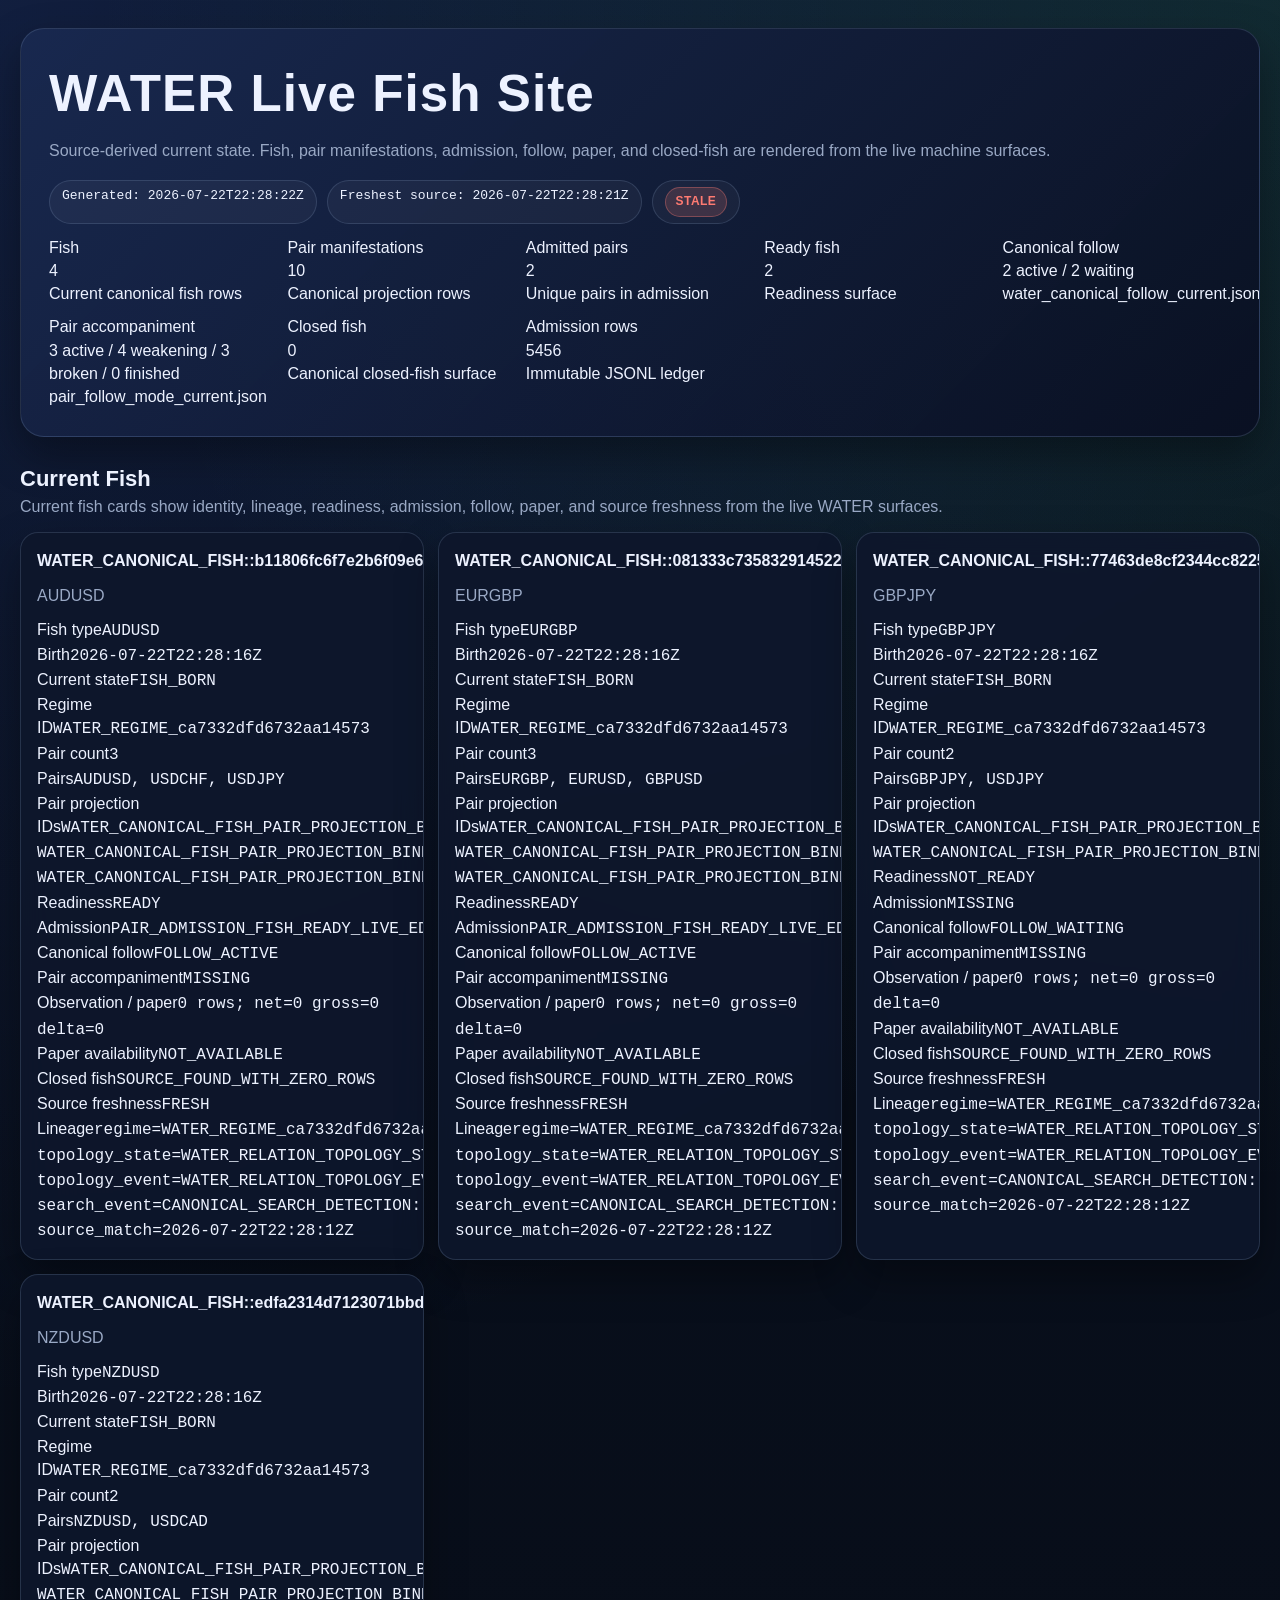
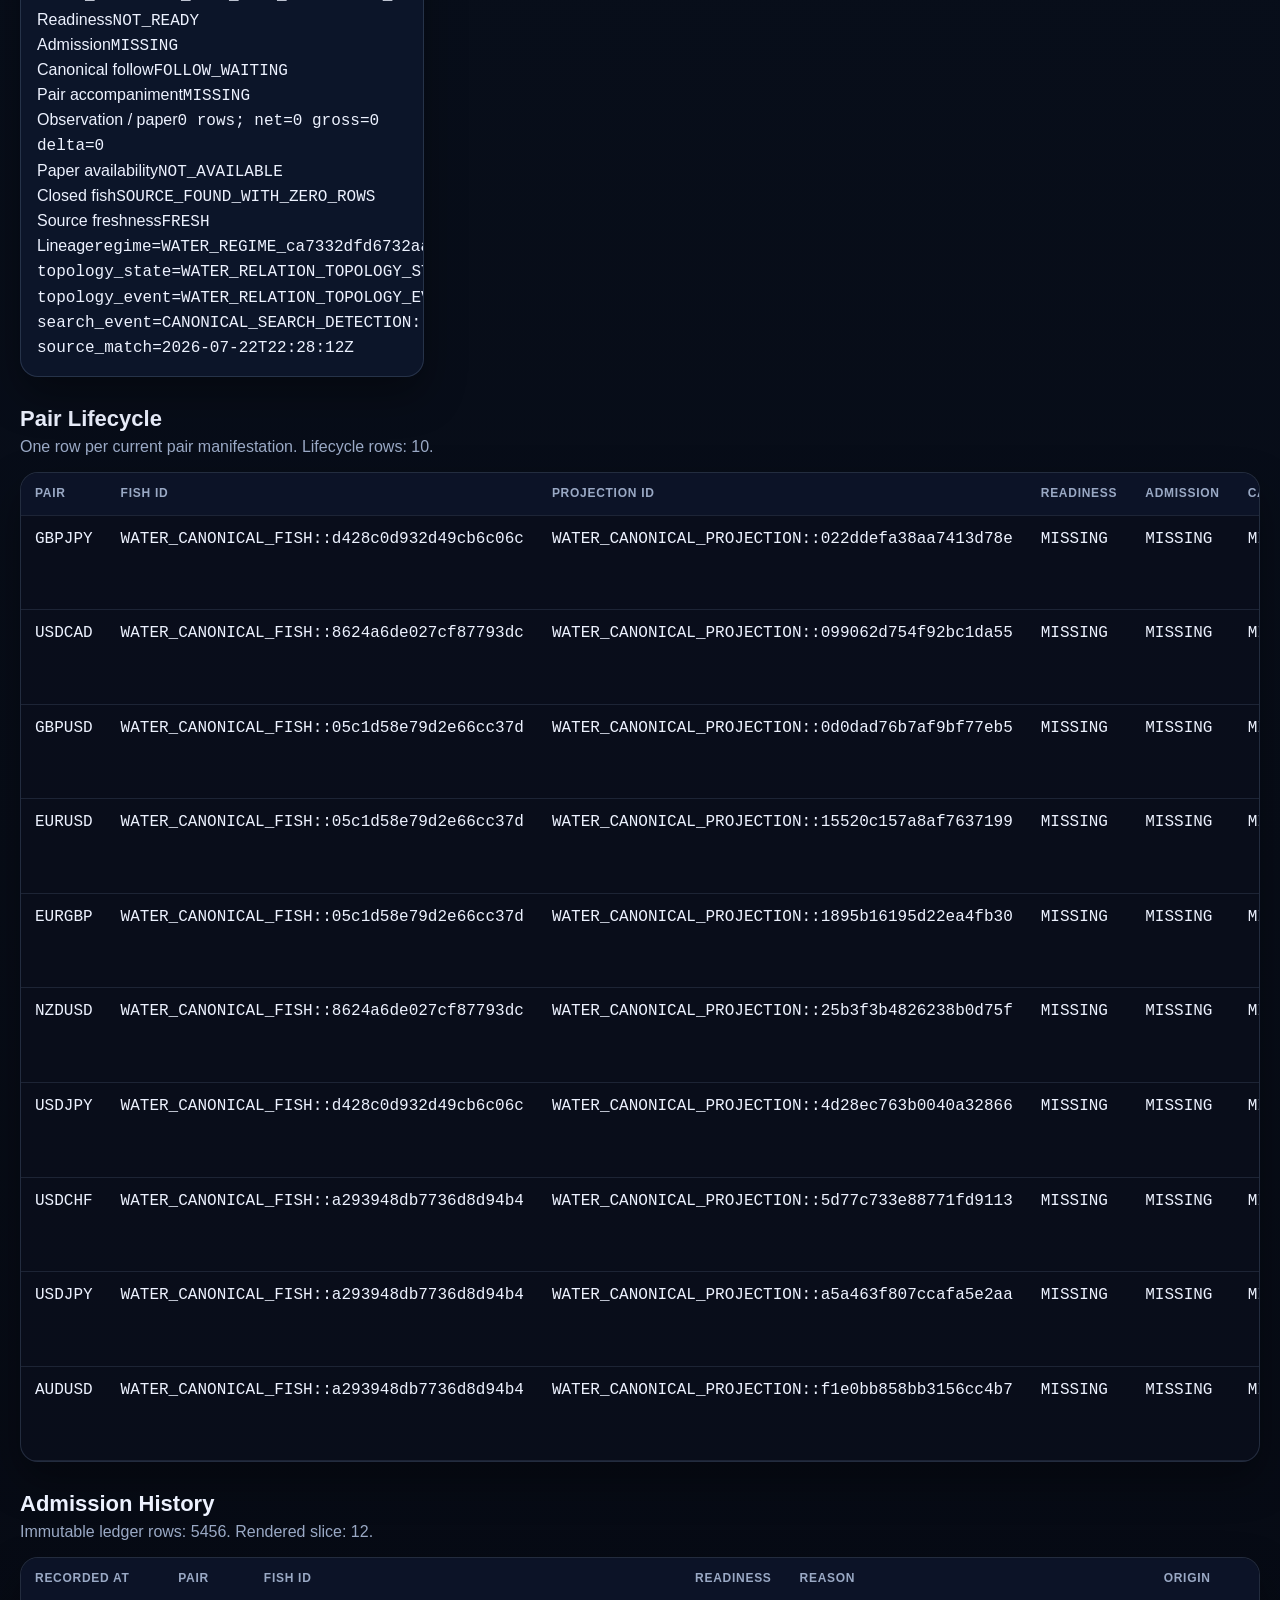
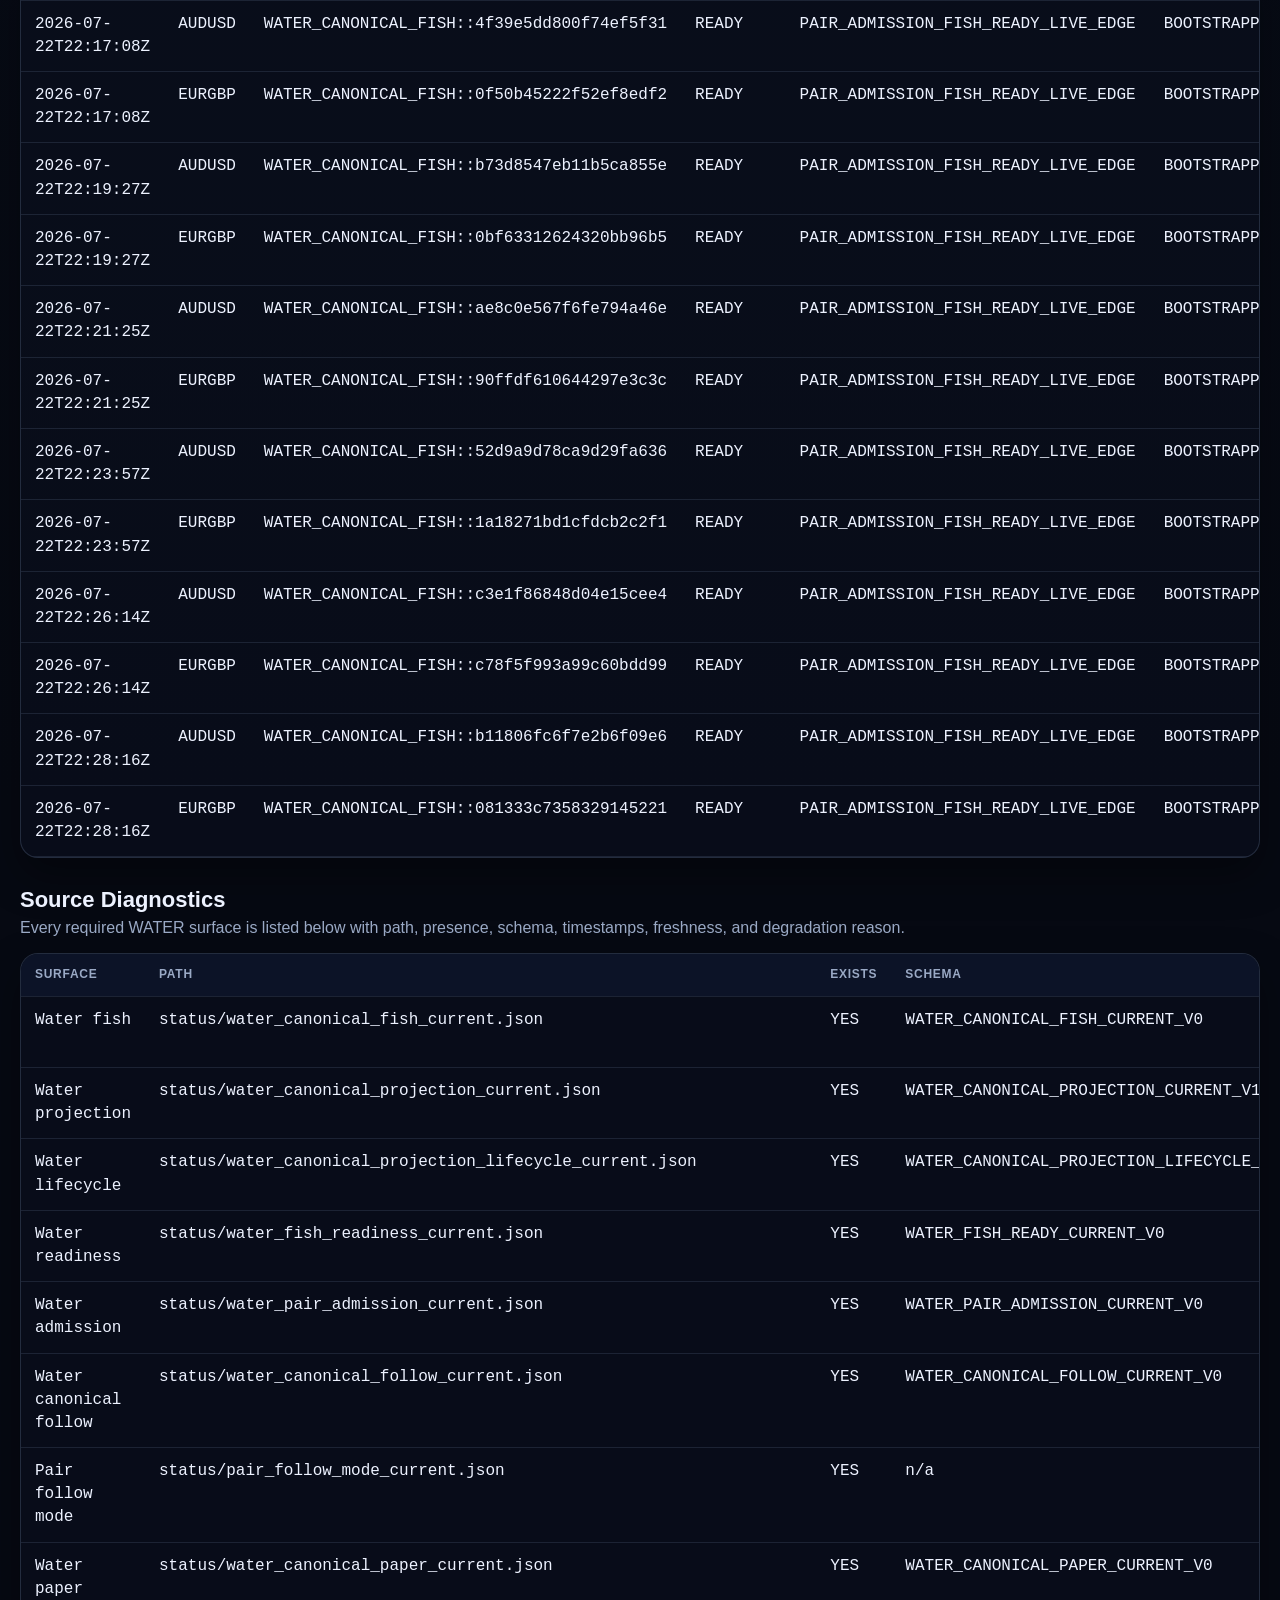
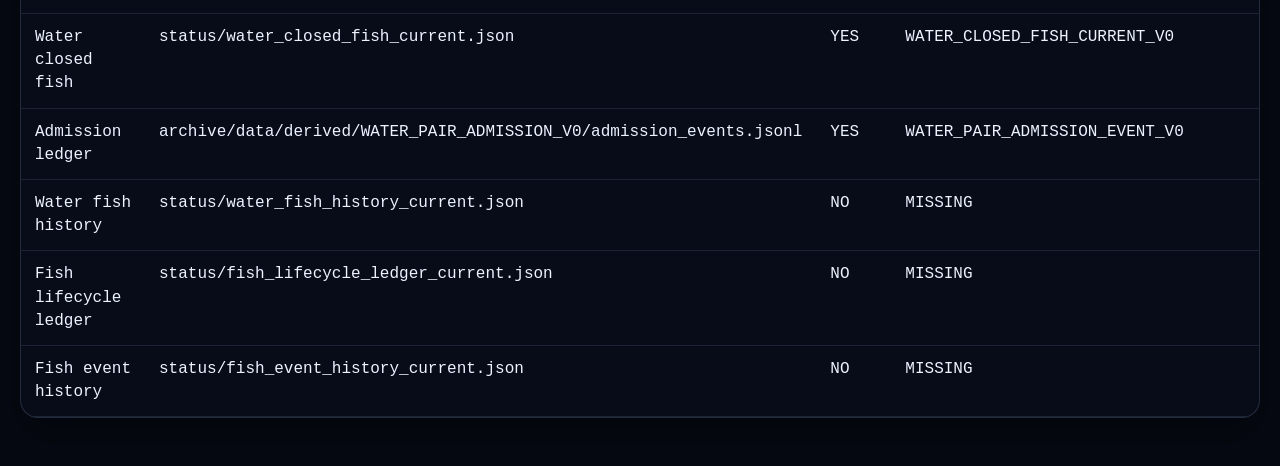
<file: water/index.html>
<!doctype html>
<html lang="en">
<head>
  <meta charset="utf-8" />
  <meta name="viewport" content="width=device-width, initial-scale=1" />
  <title>WATER Live Fish Site</title>
  <style>
    :root {
      color-scheme: dark;
      --bg: #09111f;
      --bg2: #101a33;
      --panel: rgba(14, 23, 44, 0.9);
      --panel-border: rgba(132, 153, 190, 0.22);
      --text: #edf2ff;
      --muted: #9aa9c5;
      --accent: #69d6ff;
      --accent-2: #8ce99a;
      --active: #42d392;
      --weakening: #f6c36a;
      --broken: #ff7b72;
      --finished: #91a7ff;
      --ready: #54d2ff;
      --candidate: #8b95a7;
      --pass: #42d392;
      --degraded: #f6c36a;
      --fail: #ff7b72;
      --shadow: 0 18px 40px rgba(0, 0, 0, 0.35);
    }
    * { box-sizing: border-box; }
    body {
      margin: 0;
      background:
        radial-gradient(circle at top left, rgba(69, 112, 255, 0.14), transparent 26%),
        radial-gradient(circle at top right, rgba(72, 216, 160, 0.12), transparent 22%),
        linear-gradient(180deg, var(--bg), #060912 76%);
      color: var(--text);
      font-family: "Segoe UI", "Trebuchet MS", sans-serif;
      line-height: 1.45;
    }
    .wrap {
      max-width: 1700px;
      margin: 0 auto;
      padding: 28px 20px 48px;
    }
    .hero {
      padding: 28px;
      background: linear-gradient(135deg, rgba(25, 41, 80, 0.92), rgba(10, 16, 34, 0.95));
      border: 1px solid var(--panel-border);
      border-radius: 24px;
      box-shadow: var(--shadow);
      overflow: hidden;
    }
    .hero-top {
      display: flex;
      flex-wrap: wrap;
      align-items: start;
      justify-content: space-between;
      gap: 18px;
    }
    .title {
      margin: 0;
      font-size: clamp(30px, 4vw, 54px);
      font-weight: 800;
      letter-spacing: 0.02em;
    }
    .subtitle {
      margin-top: 8px;
      color: var(--muted);
      max-width: 1200px;
    }
    .meta-row {
      display: flex;
      flex-wrap: wrap;
      gap: 10px;
      margin-top: 18px;
    }
    .meta-pill {
      border: 1px solid var(--panel-border);
      border-radius: 999px;
      padding: 6px 12px;
      background: rgba(255, 255, 255, 0.04);
      color: var(--text);
      font-size: 13px;
    }
    .section {
      margin-top: 26px;
    }
    .section-head {
      display: flex;
      align-items: end;
      justify-content: space-between;
      gap: 16px;
      margin-bottom: 14px;
    }
    .section-title {
      font-size: 22px;
      font-weight: 800;
      margin: 0;
    }
    .section-sub, .muted {
      color: var(--muted);
    }
    .kpi-strip {
      display: grid;
      grid-template-columns: repeat(auto-fit, minmax(190px, 1fr));
      gap: 10px;
      margin-top: 12px;
    }
    .status-card, .panel {
      background: var(--panel);
      border: 1px solid var(--panel-border);
      border-radius: 18px;
      box-shadow: var(--shadow);
      backdrop-filter: blur(14px);
    }
    .status-card {
      padding: 16px 18px;
      min-height: 112px;
      display: flex;
      flex-direction: column;
      justify-content: space-between;
    }
    .status-label {
      color: var(--muted);
      font-size: 13px;
      letter-spacing: 0.05em;
      text-transform: uppercase;
    }
    .status-value {
      font-size: 20px;
      font-weight: 800;
      margin-top: 8px;
      word-break: break-word;
    }
    .status-note {
      margin-top: 10px;
      font-size: 13px;
      color: var(--muted);
    }
    .fish-grid {
      display: grid;
      grid-template-columns: repeat(auto-fit, minmax(320px, 1fr));
      gap: 14px;
    }
    .panel {
      padding: 16px;
      overflow: hidden;
    }
    .panel h3 {
      margin: 0 0 12px;
      font-size: 16px;
    }
    .table-wrap {
      overflow-x: auto;
      border: 1px solid var(--panel-border);
      border-radius: 18px;
      background: rgba(10, 15, 29, 0.7);
      box-shadow: var(--shadow);
    }
    table {
      width: 100%;
      border-collapse: collapse;
      min-width: 1180px;
    }
    th, td {
      padding: 12px 14px;
      border-bottom: 1px solid rgba(132, 153, 190, 0.16);
      vertical-align: top;
      text-align: left;
    }
    th {
      position: sticky;
      top: 0;
      z-index: 1;
      background: rgba(13, 20, 40, 0.96);
      font-size: 12px;
      text-transform: uppercase;
      letter-spacing: 0.06em;
      color: var(--muted);
      white-space: nowrap;
    }
    tbody tr:hover {
      background: rgba(255, 255, 255, 0.03);
    }
    .mono {
      font-family: "Cascadia Mono", "SFMono-Regular", Consolas, "Liberation Mono", monospace;
      font-variant-numeric: tabular-nums;
    }
    .badge {
      display: inline-flex;
      align-items: center;
      gap: 6px;
      border-radius: 999px;
      padding: 5px 10px;
      border: 1px solid transparent;
      font-size: 12px;
      font-weight: 700;
      letter-spacing: 0.04em;
      text-transform: uppercase;
      white-space: nowrap;
    }
    .badge-active { background: rgba(66, 211, 146, 0.16); color: var(--active); border-color: rgba(66, 211, 146, 0.34); }
    .badge-weakening { background: rgba(246, 195, 106, 0.16); color: var(--weakening); border-color: rgba(246, 195, 106, 0.34); }
    .badge-broken { background: rgba(255, 123, 114, 0.16); color: var(--broken); border-color: rgba(255, 123, 114, 0.34); }
    .badge-finished { background: rgba(145, 167, 255, 0.16); color: var(--finished); border-color: rgba(145, 167, 255, 0.34); }
    .badge-ready { background: rgba(84, 210, 255, 0.16); color: var(--ready); border-color: rgba(84, 210, 255, 0.34); }
    .badge-candidate { background: rgba(139, 149, 167, 0.14); color: var(--candidate); border-color: rgba(139, 149, 167, 0.3); }
    .badge-pass { background: rgba(66, 211, 146, 0.16); color: var(--pass); border-color: rgba(66, 211, 146, 0.34); }
    .badge-degraded { background: rgba(246, 195, 106, 0.16); color: var(--degraded); border-color: rgba(246, 195, 106, 0.34); }
    .badge-fail { background: rgba(255, 123, 114, 0.16); color: var(--fail); border-color: rgba(255, 123, 114, 0.34); }
    @media (max-width: 800px) {
      .wrap { padding: 16px 12px 28px; }
      .hero { padding: 20px; border-radius: 18px; }
      table { min-width: 980px; }
    }
  </style>
</head>
<body>
  <div class="wrap">
    <header class="hero">
      <div class="hero-top">
        <div>
          <h1 class="title">WATER Live Fish Site</h1>
          <div class="subtitle">
            Source-derived current state. Fish, pair manifestations, admission, follow, paper, and closed-fish are rendered from the live machine surfaces.
          </div>
        </div>
      </div>
      <div class="meta-row">
        <span class="meta-pill mono">Generated: 2026-07-22T22:28:22Z</span>
        <span class="meta-pill mono">Freshest source: 2026-07-22T22:28:21Z</span>
        <span class="meta-pill"><span class="badge badge-fail">STALE</span></span>
      </div>
      <div class="kpi-strip">
        <div class="mini-stat"><div class="mini-label">Fish</div><div class="mini-value">4</div><span class="mini-hint">Current canonical fish rows</span></div><div class="mini-stat"><div class="mini-label">Pair manifestations</div><div class="mini-value">10</div><span class="mini-hint">Canonical projection rows</span></div><div class="mini-stat"><div class="mini-label">Admitted pairs</div><div class="mini-value">2</div><span class="mini-hint">Unique pairs in admission</span></div><div class="mini-stat"><div class="mini-label">Ready fish</div><div class="mini-value">2</div><span class="mini-hint">Readiness surface</span></div><div class="mini-stat"><div class="mini-label">Canonical follow</div><div class="mini-value">2 active / 2 waiting</div><span class="mini-hint">water_canonical_follow_current.json</span></div><div class="mini-stat"><div class="mini-label">Pair accompaniment</div><div class="mini-value">3 active / 4 weakening / 3 broken / 0 finished</div><span class="mini-hint">pair_follow_mode_current.json</span></div><div class="mini-stat"><div class="mini-label">Closed fish</div><div class="mini-value">0</div><span class="mini-hint">Canonical closed-fish surface</span></div><div class="mini-stat"><div class="mini-label">Admission rows</div><div class="mini-value">5456</div><span class="mini-hint">Immutable JSONL ledger</span></div>
      </div>
    </header>


      <section class="section">
        <div class="section-head">
          <div>
            <div class="section-title">Current Fish</div>
            <div class="section-sub">Current fish cards show identity, lineage, readiness, admission, follow, paper, and source freshness from the live WATER surfaces.</div>
          </div>
        </div>
        <div class="fish-grid">
      <article class="panel">
        <h3>WATER_CANONICAL_FISH::b11806fc6f7e2b6f09e6</h3>
        <div class="section-sub" style="margin-bottom:10px;">AUDUSD</div>
        <div class="diag-item"><span class="detail-label">Fish type</span><span class="detail-value mono">AUDUSD</span></div><div class="diag-item"><span class="detail-label">Birth</span><span class="detail-value mono">2026-07-22T22:28:16Z</span></div><div class="diag-item"><span class="detail-label">Current state</span><span class="detail-value mono">FISH_BORN</span></div><div class="diag-item"><span class="detail-label">Regime ID</span><span class="detail-value mono">WATER_REGIME_ca7332dfd6732aa14573</span></div><div class="diag-item"><span class="detail-label">Pair count</span><span class="detail-value mono">3</span></div><div class="diag-item"><span class="detail-label">Pairs</span><span class="detail-value mono">AUDUSD, USDCHF, USDJPY</span></div><div class="diag-item"><span class="detail-label">Pair projection IDs</span><span class="detail-value mono">WATER_CANONICAL_FISH_PAIR_PROJECTION_BINDING::2330457a58b8446d8b7c, WATER_CANONICAL_FISH_PAIR_PROJECTION_BINDING::490017dc7bb665f30a83, WATER_CANONICAL_FISH_PAIR_PROJECTION_BINDING::dd271e5fa7dec4ff6745</span></div><div class="diag-item"><span class="detail-label">Readiness</span><span class="detail-value mono">READY</span></div><div class="diag-item"><span class="detail-label">Admission</span><span class="detail-value mono">PAIR_ADMISSION_FISH_READY_LIVE_EDGE</span></div><div class="diag-item"><span class="detail-label">Canonical follow</span><span class="detail-value mono">FOLLOW_ACTIVE</span></div><div class="diag-item"><span class="detail-label">Pair accompaniment</span><span class="detail-value mono">MISSING</span></div><div class="diag-item"><span class="detail-label">Observation / paper</span><span class="detail-value mono">0 rows; net=0 gross=0 delta=0</span></div><div class="diag-item"><span class="detail-label">Paper availability</span><span class="detail-value mono">NOT_AVAILABLE</span></div><div class="diag-item"><span class="detail-label">Closed fish</span><span class="detail-value mono">SOURCE_FOUND_WITH_ZERO_ROWS</span></div><div class="diag-item"><span class="detail-label">Source freshness</span><span class="detail-value mono">FRESH</span></div><div class="diag-item"><span class="detail-label">Lineage</span><span class="detail-value mono">regime=WATER_REGIME_ca7332dfd6732aa14573; topology_state=WATER_RELATION_TOPOLOGY_STATE_64c132d5541413558b24; topology_event=WATER_RELATION_TOPOLOGY_EVENT_0ec17383e43a48da7c5e; search_event=CANONICAL_SEARCH_DETECTION::9abd6178ed8fdc760320; source_match=2026-07-22T22:28:12Z</span></div>
      </article>

      <article class="panel">
        <h3>WATER_CANONICAL_FISH::081333c7358329145221</h3>
        <div class="section-sub" style="margin-bottom:10px;">EURGBP</div>
        <div class="diag-item"><span class="detail-label">Fish type</span><span class="detail-value mono">EURGBP</span></div><div class="diag-item"><span class="detail-label">Birth</span><span class="detail-value mono">2026-07-22T22:28:16Z</span></div><div class="diag-item"><span class="detail-label">Current state</span><span class="detail-value mono">FISH_BORN</span></div><div class="diag-item"><span class="detail-label">Regime ID</span><span class="detail-value mono">WATER_REGIME_ca7332dfd6732aa14573</span></div><div class="diag-item"><span class="detail-label">Pair count</span><span class="detail-value mono">3</span></div><div class="diag-item"><span class="detail-label">Pairs</span><span class="detail-value mono">EURGBP, EURUSD, GBPUSD</span></div><div class="diag-item"><span class="detail-label">Pair projection IDs</span><span class="detail-value mono">WATER_CANONICAL_FISH_PAIR_PROJECTION_BINDING::08f0499b2e4f04023b37, WATER_CANONICAL_FISH_PAIR_PROJECTION_BINDING::89e236ec2a38ad4d381c, WATER_CANONICAL_FISH_PAIR_PROJECTION_BINDING::c1db6a7a94c1ab261941</span></div><div class="diag-item"><span class="detail-label">Readiness</span><span class="detail-value mono">READY</span></div><div class="diag-item"><span class="detail-label">Admission</span><span class="detail-value mono">PAIR_ADMISSION_FISH_READY_LIVE_EDGE</span></div><div class="diag-item"><span class="detail-label">Canonical follow</span><span class="detail-value mono">FOLLOW_ACTIVE</span></div><div class="diag-item"><span class="detail-label">Pair accompaniment</span><span class="detail-value mono">MISSING</span></div><div class="diag-item"><span class="detail-label">Observation / paper</span><span class="detail-value mono">0 rows; net=0 gross=0 delta=0</span></div><div class="diag-item"><span class="detail-label">Paper availability</span><span class="detail-value mono">NOT_AVAILABLE</span></div><div class="diag-item"><span class="detail-label">Closed fish</span><span class="detail-value mono">SOURCE_FOUND_WITH_ZERO_ROWS</span></div><div class="diag-item"><span class="detail-label">Source freshness</span><span class="detail-value mono">FRESH</span></div><div class="diag-item"><span class="detail-label">Lineage</span><span class="detail-value mono">regime=WATER_REGIME_ca7332dfd6732aa14573; topology_state=WATER_RELATION_TOPOLOGY_STATE_64c132d5541413558b24; topology_event=WATER_RELATION_TOPOLOGY_EVENT_0ec17383e43a48da7c5e; search_event=CANONICAL_SEARCH_DETECTION::9abd6178ed8fdc760320; source_match=2026-07-22T22:28:12Z</span></div>
      </article>

      <article class="panel">
        <h3>WATER_CANONICAL_FISH::77463de8cf2344cc8225</h3>
        <div class="section-sub" style="margin-bottom:10px;">GBPJPY</div>
        <div class="diag-item"><span class="detail-label">Fish type</span><span class="detail-value mono">GBPJPY</span></div><div class="diag-item"><span class="detail-label">Birth</span><span class="detail-value mono">2026-07-22T22:28:16Z</span></div><div class="diag-item"><span class="detail-label">Current state</span><span class="detail-value mono">FISH_BORN</span></div><div class="diag-item"><span class="detail-label">Regime ID</span><span class="detail-value mono">WATER_REGIME_ca7332dfd6732aa14573</span></div><div class="diag-item"><span class="detail-label">Pair count</span><span class="detail-value mono">2</span></div><div class="diag-item"><span class="detail-label">Pairs</span><span class="detail-value mono">GBPJPY, USDJPY</span></div><div class="diag-item"><span class="detail-label">Pair projection IDs</span><span class="detail-value mono">WATER_CANONICAL_FISH_PAIR_PROJECTION_BINDING::75b2b20be07e72ffb18a, WATER_CANONICAL_FISH_PAIR_PROJECTION_BINDING::9d68bc96b633d93843fb</span></div><div class="diag-item"><span class="detail-label">Readiness</span><span class="detail-value mono">NOT_READY</span></div><div class="diag-item"><span class="detail-label">Admission</span><span class="detail-value mono">MISSING</span></div><div class="diag-item"><span class="detail-label">Canonical follow</span><span class="detail-value mono">FOLLOW_WAITING</span></div><div class="diag-item"><span class="detail-label">Pair accompaniment</span><span class="detail-value mono">MISSING</span></div><div class="diag-item"><span class="detail-label">Observation / paper</span><span class="detail-value mono">0 rows; net=0 gross=0 delta=0</span></div><div class="diag-item"><span class="detail-label">Paper availability</span><span class="detail-value mono">NOT_AVAILABLE</span></div><div class="diag-item"><span class="detail-label">Closed fish</span><span class="detail-value mono">SOURCE_FOUND_WITH_ZERO_ROWS</span></div><div class="diag-item"><span class="detail-label">Source freshness</span><span class="detail-value mono">FRESH</span></div><div class="diag-item"><span class="detail-label">Lineage</span><span class="detail-value mono">regime=WATER_REGIME_ca7332dfd6732aa14573; topology_state=WATER_RELATION_TOPOLOGY_STATE_64c132d5541413558b24; topology_event=WATER_RELATION_TOPOLOGY_EVENT_0ec17383e43a48da7c5e; search_event=CANONICAL_SEARCH_DETECTION::9abd6178ed8fdc760320; source_match=2026-07-22T22:28:12Z</span></div>
      </article>

      <article class="panel">
        <h3>WATER_CANONICAL_FISH::edfa2314d7123071bbd2</h3>
        <div class="section-sub" style="margin-bottom:10px;">NZDUSD</div>
        <div class="diag-item"><span class="detail-label">Fish type</span><span class="detail-value mono">NZDUSD</span></div><div class="diag-item"><span class="detail-label">Birth</span><span class="detail-value mono">2026-07-22T22:28:16Z</span></div><div class="diag-item"><span class="detail-label">Current state</span><span class="detail-value mono">FISH_BORN</span></div><div class="diag-item"><span class="detail-label">Regime ID</span><span class="detail-value mono">WATER_REGIME_ca7332dfd6732aa14573</span></div><div class="diag-item"><span class="detail-label">Pair count</span><span class="detail-value mono">2</span></div><div class="diag-item"><span class="detail-label">Pairs</span><span class="detail-value mono">NZDUSD, USDCAD</span></div><div class="diag-item"><span class="detail-label">Pair projection IDs</span><span class="detail-value mono">WATER_CANONICAL_FISH_PAIR_PROJECTION_BINDING::438f82729d0d5d3702b7, WATER_CANONICAL_FISH_PAIR_PROJECTION_BINDING::87a65498f4f7f0fa971d</span></div><div class="diag-item"><span class="detail-label">Readiness</span><span class="detail-value mono">NOT_READY</span></div><div class="diag-item"><span class="detail-label">Admission</span><span class="detail-value mono">MISSING</span></div><div class="diag-item"><span class="detail-label">Canonical follow</span><span class="detail-value mono">FOLLOW_WAITING</span></div><div class="diag-item"><span class="detail-label">Pair accompaniment</span><span class="detail-value mono">MISSING</span></div><div class="diag-item"><span class="detail-label">Observation / paper</span><span class="detail-value mono">0 rows; net=0 gross=0 delta=0</span></div><div class="diag-item"><span class="detail-label">Paper availability</span><span class="detail-value mono">NOT_AVAILABLE</span></div><div class="diag-item"><span class="detail-label">Closed fish</span><span class="detail-value mono">SOURCE_FOUND_WITH_ZERO_ROWS</span></div><div class="diag-item"><span class="detail-label">Source freshness</span><span class="detail-value mono">FRESH</span></div><div class="diag-item"><span class="detail-label">Lineage</span><span class="detail-value mono">regime=WATER_REGIME_ca7332dfd6732aa14573; topology_state=WATER_RELATION_TOPOLOGY_STATE_64c132d5541413558b24; topology_event=WATER_RELATION_TOPOLOGY_EVENT_0ec17383e43a48da7c5e; search_event=CANONICAL_SEARCH_DETECTION::9abd6178ed8fdc760320; source_match=2026-07-22T22:28:12Z</span></div>
      </article>
    </div>
      </section>



      <section class="section">
        <div class="section-head">
          <div>
            <div class="section-title">Pair Lifecycle</div>
            <div class="section-sub">One row per current pair manifestation. Lifecycle rows: 10.</div>
          </div>
        </div>
        <div class="table-wrap"><table class="compact-table"><thead><tr><th>Pair</th><th>Fish ID</th><th>Projection ID</th><th>Readiness</th><th>Admission</th><th>Canonical follow</th><th>Terminal</th><th>Source projection</th><th>Source fish</th><th>Source run</th><th>Paper pips</th><th>Closed fish</th></tr></thead><tbody><tr><td class="mono">GBPJPY</td><td class="mono">WATER_CANONICAL_FISH::d428c0d932d49cb6c06c</td><td class="mono">WATER_CANONICAL_PROJECTION::022ddefa38aa7413d78e</td><td class="mono">MISSING</td><td class="mono">MISSING</td><td class="mono">MISSING</td><td class="mono">ACTIVE</td><td class="mono">WATER_ENVIRONMENT_DELIVERY_VIEW_V0|WATER_CANONICAL_FISH::d428c0d932d49cb6c06c|WATER_CANONICAL_FISH_BIRTH::92617cb70e52a8c53051|pair|GBPJPY</td><td class="mono">status/water_projection_movement_evidence_current.json</td><td class="mono">2026-07-15T19:59:02Z</td><td class="mono">net=-1.3 gross=1.3 delta=-1.3</td><td class="mono">SOURCE_FOUND_WITH_ZERO_ROWS</td></tr><tr><td class="mono">USDCAD</td><td class="mono">WATER_CANONICAL_FISH::8624a6de027cf87793dc</td><td class="mono">WATER_CANONICAL_PROJECTION::099062d754f92bc1da55</td><td class="mono">MISSING</td><td class="mono">MISSING</td><td class="mono">MISSING</td><td class="mono">ACTIVE</td><td class="mono">WATER_ENVIRONMENT_DELIVERY_VIEW_V0|WATER_CANONICAL_FISH::8624a6de027cf87793dc|WATER_CANONICAL_FISH_BIRTH::059f6975287b5a605131|pair|USDCAD</td><td class="mono">status/water_projection_movement_evidence_current.json</td><td class="mono">2026-07-15T19:59:02Z</td><td class="mono">net=-3 gross=3 delta=-3</td><td class="mono">SOURCE_FOUND_WITH_ZERO_ROWS</td></tr><tr><td class="mono">GBPUSD</td><td class="mono">WATER_CANONICAL_FISH::05c1d58e79d2e66cc37d</td><td class="mono">WATER_CANONICAL_PROJECTION::0d0dad76b7af9bf77eb5</td><td class="mono">MISSING</td><td class="mono">MISSING</td><td class="mono">MISSING</td><td class="mono">ACTIVE</td><td class="mono">WATER_ENVIRONMENT_DELIVERY_VIEW_V0|WATER_CANONICAL_FISH::05c1d58e79d2e66cc37d|WATER_CANONICAL_FISH_BIRTH::4b9adf95ca38a1253acf|pair|GBPUSD</td><td class="mono">status/water_projection_movement_evidence_current.json</td><td class="mono">2026-07-15T19:59:02Z</td><td class="mono">net=0 gross=0 delta=0</td><td class="mono">SOURCE_FOUND_WITH_ZERO_ROWS</td></tr><tr><td class="mono">EURUSD</td><td class="mono">WATER_CANONICAL_FISH::05c1d58e79d2e66cc37d</td><td class="mono">WATER_CANONICAL_PROJECTION::15520c157a8af7637199</td><td class="mono">MISSING</td><td class="mono">MISSING</td><td class="mono">MISSING</td><td class="mono">ACTIVE</td><td class="mono">WATER_ENVIRONMENT_DELIVERY_VIEW_V0|WATER_CANONICAL_FISH::05c1d58e79d2e66cc37d|WATER_CANONICAL_FISH_BIRTH::4b9adf95ca38a1253acf|pair|EURUSD</td><td class="mono">status/water_projection_movement_evidence_current.json</td><td class="mono">2026-07-15T19:59:02Z</td><td class="mono">net=0 gross=0 delta=0</td><td class="mono">SOURCE_FOUND_WITH_ZERO_ROWS</td></tr><tr><td class="mono">EURGBP</td><td class="mono">WATER_CANONICAL_FISH::05c1d58e79d2e66cc37d</td><td class="mono">WATER_CANONICAL_PROJECTION::1895b16195d22ea4fb30</td><td class="mono">MISSING</td><td class="mono">MISSING</td><td class="mono">MISSING</td><td class="mono">ACTIVE</td><td class="mono">WATER_ENVIRONMENT_DELIVERY_VIEW_V0|WATER_CANONICAL_FISH::05c1d58e79d2e66cc37d|WATER_CANONICAL_FISH_BIRTH::4b9adf95ca38a1253acf|pair|EURGBP</td><td class="mono">status/water_projection_movement_evidence_current.json</td><td class="mono">2026-07-15T19:59:02Z</td><td class="mono">net=0 gross=0 delta=0</td><td class="mono">SOURCE_FOUND_WITH_ZERO_ROWS</td></tr><tr><td class="mono">NZDUSD</td><td class="mono">WATER_CANONICAL_FISH::8624a6de027cf87793dc</td><td class="mono">WATER_CANONICAL_PROJECTION::25b3f3b4826238b0d75f</td><td class="mono">MISSING</td><td class="mono">MISSING</td><td class="mono">MISSING</td><td class="mono">ACTIVE</td><td class="mono">WATER_ENVIRONMENT_DELIVERY_VIEW_V0|WATER_CANONICAL_FISH::8624a6de027cf87793dc|WATER_CANONICAL_FISH_BIRTH::059f6975287b5a605131|pair|NZDUSD</td><td class="mono">status/water_projection_movement_evidence_current.json</td><td class="mono">2026-07-15T19:59:02Z</td><td class="mono">net=4.8 gross=4.8 delta=4.8</td><td class="mono">SOURCE_FOUND_WITH_ZERO_ROWS</td></tr><tr><td class="mono">USDJPY</td><td class="mono">WATER_CANONICAL_FISH::d428c0d932d49cb6c06c</td><td class="mono">WATER_CANONICAL_PROJECTION::4d28ec763b0040a32866</td><td class="mono">MISSING</td><td class="mono">MISSING</td><td class="mono">MISSING</td><td class="mono">ACTIVE</td><td class="mono">WATER_ENVIRONMENT_DELIVERY_VIEW_V0|WATER_CANONICAL_FISH::d428c0d932d49cb6c06c|WATER_CANONICAL_FISH_BIRTH::92617cb70e52a8c53051|pair|USDJPY</td><td class="mono">status/water_projection_movement_evidence_current.json</td><td class="mono">2026-07-15T19:59:02Z</td><td class="mono">net=0 gross=0 delta=0</td><td class="mono">SOURCE_FOUND_WITH_ZERO_ROWS</td></tr><tr><td class="mono">USDCHF</td><td class="mono">WATER_CANONICAL_FISH::a293948db7736d8d94b4</td><td class="mono">WATER_CANONICAL_PROJECTION::5d77c733e88771fd9113</td><td class="mono">MISSING</td><td class="mono">MISSING</td><td class="mono">MISSING</td><td class="mono">ACTIVE</td><td class="mono">WATER_ENVIRONMENT_DELIVERY_VIEW_V0|WATER_CANONICAL_FISH::a293948db7736d8d94b4|WATER_CANONICAL_FISH_BIRTH::d380152059aa29e11e96|pair|USDCHF</td><td class="mono">status/water_projection_movement_evidence_current.json</td><td class="mono">2026-07-15T19:59:02Z</td><td class="mono">net=-1.1 gross=1.1 delta=-1.1</td><td class="mono">SOURCE_FOUND_WITH_ZERO_ROWS</td></tr><tr><td class="mono">USDJPY</td><td class="mono">WATER_CANONICAL_FISH::a293948db7736d8d94b4</td><td class="mono">WATER_CANONICAL_PROJECTION::a5a463f807ccafa5e2aa</td><td class="mono">MISSING</td><td class="mono">MISSING</td><td class="mono">MISSING</td><td class="mono">ACTIVE</td><td class="mono">WATER_ENVIRONMENT_DELIVERY_VIEW_V0|WATER_CANONICAL_FISH::a293948db7736d8d94b4|WATER_CANONICAL_FISH_BIRTH::d380152059aa29e11e96|pair|USDJPY</td><td class="mono">status/water_projection_movement_evidence_current.json</td><td class="mono">2026-07-15T19:59:02Z</td><td class="mono">net=-0.35 gross=0.35 delta=-0.35</td><td class="mono">SOURCE_FOUND_WITH_ZERO_ROWS</td></tr><tr><td class="mono">AUDUSD</td><td class="mono">WATER_CANONICAL_FISH::a293948db7736d8d94b4</td><td class="mono">WATER_CANONICAL_PROJECTION::f1e0bb858bb3156cc4b7</td><td class="mono">MISSING</td><td class="mono">MISSING</td><td class="mono">MISSING</td><td class="mono">ACTIVE</td><td class="mono">WATER_ENVIRONMENT_DELIVERY_VIEW_V0|WATER_CANONICAL_FISH::a293948db7736d8d94b4|WATER_CANONICAL_FISH_BIRTH::d380152059aa29e11e96|pair|AUDUSD</td><td class="mono">status/water_projection_movement_evidence_current.json</td><td class="mono">2026-07-15T19:59:02Z</td><td class="mono">net=-0.1 gross=0.1 delta=-0.1</td><td class="mono">SOURCE_FOUND_WITH_ZERO_ROWS</td></tr></tbody></table></div>
      </section>



      <section class="section">
        <div class="section-head">
          <div>
            <div class="section-title">Admission History</div>
            <div class="section-sub">Immutable ledger rows: 5456. Rendered slice: 12.</div>
          </div>
        </div>
        <div class="table-wrap"><table class="compact-table"><thead><tr><th>Recorded at</th><th>Pair</th><th>Fish ID</th><th>Readiness</th><th>Reason</th><th>Origin</th><th>Source run</th><th>Source fish at</th><th>Source readiness at</th></tr></thead><tbody><tr><td class="mono">2026-07-22T22:17:08Z</td><td class="mono">AUDUSD</td><td class="mono">WATER_CANONICAL_FISH::4f39e5dd800f74ef5f31</td><td class="mono">READY</td><td class="mono">PAIR_ADMISSION_FISH_READY_LIVE_EDGE</td><td class="mono">BOOTSTRAPPED_FROM_PROVEN_PRESEPARATION_STATE</td><td class="mono">WATER_PAIR_ADMISSION::e7a6c3db2e76e9eb3752</td><td class="mono">2026-07-22T22:17:08Z</td><td class="mono">2026-07-22T22:17:08Z</td></tr><tr><td class="mono">2026-07-22T22:17:08Z</td><td class="mono">EURGBP</td><td class="mono">WATER_CANONICAL_FISH::0f50b45222f52ef8edf2</td><td class="mono">READY</td><td class="mono">PAIR_ADMISSION_FISH_READY_LIVE_EDGE</td><td class="mono">BOOTSTRAPPED_FROM_PROVEN_PRESEPARATION_STATE</td><td class="mono">WATER_PAIR_ADMISSION::e7a6c3db2e76e9eb3752</td><td class="mono">2026-07-22T22:17:08Z</td><td class="mono">2026-07-22T22:17:08Z</td></tr><tr><td class="mono">2026-07-22T22:19:27Z</td><td class="mono">AUDUSD</td><td class="mono">WATER_CANONICAL_FISH::b73d8547eb11b5ca855e</td><td class="mono">READY</td><td class="mono">PAIR_ADMISSION_FISH_READY_LIVE_EDGE</td><td class="mono">BOOTSTRAPPED_FROM_PROVEN_PRESEPARATION_STATE</td><td class="mono">WATER_PAIR_ADMISSION::f026100e621b9471906c</td><td class="mono">2026-07-22T22:19:27Z</td><td class="mono">2026-07-22T22:19:28Z</td></tr><tr><td class="mono">2026-07-22T22:19:27Z</td><td class="mono">EURGBP</td><td class="mono">WATER_CANONICAL_FISH::0bf63312624320bb96b5</td><td class="mono">READY</td><td class="mono">PAIR_ADMISSION_FISH_READY_LIVE_EDGE</td><td class="mono">BOOTSTRAPPED_FROM_PROVEN_PRESEPARATION_STATE</td><td class="mono">WATER_PAIR_ADMISSION::f026100e621b9471906c</td><td class="mono">2026-07-22T22:19:27Z</td><td class="mono">2026-07-22T22:19:28Z</td></tr><tr><td class="mono">2026-07-22T22:21:25Z</td><td class="mono">AUDUSD</td><td class="mono">WATER_CANONICAL_FISH::ae8c0e567f6fe794a46e</td><td class="mono">READY</td><td class="mono">PAIR_ADMISSION_FISH_READY_LIVE_EDGE</td><td class="mono">BOOTSTRAPPED_FROM_PROVEN_PRESEPARATION_STATE</td><td class="mono">WATER_PAIR_ADMISSION::941ba83884c263fc22c5</td><td class="mono">2026-07-22T22:21:25Z</td><td class="mono">2026-07-22T22:21:25Z</td></tr><tr><td class="mono">2026-07-22T22:21:25Z</td><td class="mono">EURGBP</td><td class="mono">WATER_CANONICAL_FISH::90ffdf610644297e3c3c</td><td class="mono">READY</td><td class="mono">PAIR_ADMISSION_FISH_READY_LIVE_EDGE</td><td class="mono">BOOTSTRAPPED_FROM_PROVEN_PRESEPARATION_STATE</td><td class="mono">WATER_PAIR_ADMISSION::941ba83884c263fc22c5</td><td class="mono">2026-07-22T22:21:25Z</td><td class="mono">2026-07-22T22:21:25Z</td></tr><tr><td class="mono">2026-07-22T22:23:57Z</td><td class="mono">AUDUSD</td><td class="mono">WATER_CANONICAL_FISH::52d9a9d78ca9d29fa636</td><td class="mono">READY</td><td class="mono">PAIR_ADMISSION_FISH_READY_LIVE_EDGE</td><td class="mono">BOOTSTRAPPED_FROM_PROVEN_PRESEPARATION_STATE</td><td class="mono">WATER_PAIR_ADMISSION::0c6180a47a5c2b638109</td><td class="mono">2026-07-22T22:23:57Z</td><td class="mono">2026-07-22T22:23:58Z</td></tr><tr><td class="mono">2026-07-22T22:23:57Z</td><td class="mono">EURGBP</td><td class="mono">WATER_CANONICAL_FISH::1a18271bd1cfdcb2c2f1</td><td class="mono">READY</td><td class="mono">PAIR_ADMISSION_FISH_READY_LIVE_EDGE</td><td class="mono">BOOTSTRAPPED_FROM_PROVEN_PRESEPARATION_STATE</td><td class="mono">WATER_PAIR_ADMISSION::0c6180a47a5c2b638109</td><td class="mono">2026-07-22T22:23:57Z</td><td class="mono">2026-07-22T22:23:58Z</td></tr><tr><td class="mono">2026-07-22T22:26:14Z</td><td class="mono">AUDUSD</td><td class="mono">WATER_CANONICAL_FISH::c3e1f86848d04e15cee4</td><td class="mono">READY</td><td class="mono">PAIR_ADMISSION_FISH_READY_LIVE_EDGE</td><td class="mono">BOOTSTRAPPED_FROM_PROVEN_PRESEPARATION_STATE</td><td class="mono">WATER_PAIR_ADMISSION::b0c7065fe6c51b5f3c8e</td><td class="mono">2026-07-22T22:26:14Z</td><td class="mono">2026-07-22T22:26:14Z</td></tr><tr><td class="mono">2026-07-22T22:26:14Z</td><td class="mono">EURGBP</td><td class="mono">WATER_CANONICAL_FISH::c78f5f993a99c60bdd99</td><td class="mono">READY</td><td class="mono">PAIR_ADMISSION_FISH_READY_LIVE_EDGE</td><td class="mono">BOOTSTRAPPED_FROM_PROVEN_PRESEPARATION_STATE</td><td class="mono">WATER_PAIR_ADMISSION::b0c7065fe6c51b5f3c8e</td><td class="mono">2026-07-22T22:26:14Z</td><td class="mono">2026-07-22T22:26:14Z</td></tr><tr><td class="mono">2026-07-22T22:28:16Z</td><td class="mono">AUDUSD</td><td class="mono">WATER_CANONICAL_FISH::b11806fc6f7e2b6f09e6</td><td class="mono">READY</td><td class="mono">PAIR_ADMISSION_FISH_READY_LIVE_EDGE</td><td class="mono">BOOTSTRAPPED_FROM_PROVEN_PRESEPARATION_STATE</td><td class="mono">WATER_PAIR_ADMISSION::ac56c7448ca9550bd373</td><td class="mono">2026-07-22T22:28:16Z</td><td class="mono">2026-07-22T22:28:16Z</td></tr><tr><td class="mono">2026-07-22T22:28:16Z</td><td class="mono">EURGBP</td><td class="mono">WATER_CANONICAL_FISH::081333c7358329145221</td><td class="mono">READY</td><td class="mono">PAIR_ADMISSION_FISH_READY_LIVE_EDGE</td><td class="mono">BOOTSTRAPPED_FROM_PROVEN_PRESEPARATION_STATE</td><td class="mono">WATER_PAIR_ADMISSION::ac56c7448ca9550bd373</td><td class="mono">2026-07-22T22:28:16Z</td><td class="mono">2026-07-22T22:28:16Z</td></tr></tbody></table></div>
      </section>



      <section class="section">
        <div class="section-head">
          <div>
            <div class="section-title">Source Diagnostics</div>
            <div class="section-sub">Every required WATER surface is listed below with path, presence, schema, timestamps, freshness, and degradation reason.</div>
          </div>
        </div>
        <div class="table-wrap"><table class="compact-table"><thead><tr><th>Surface</th><th>Path</th><th>Exists</th><th>Schema</th><th>Generated</th><th>Rows</th><th>Freshness</th><th>Status</th><th>Reason</th></tr></thead><tbody><tr><td class="mono">Water fish</td><td class="mono">status/water_canonical_fish_current.json</td><td class="mono">YES</td><td class="mono">WATER_CANONICAL_FISH_CURRENT_V0</td><td class="mono">2026-07-22T22:28:16Z</td><td class="mono">4</td><td class="mono">FRESH</td><td class="mono">PASS</td><td class="mono">OK</td></tr><tr><td class="mono">Water projection</td><td class="mono">status/water_canonical_projection_current.json</td><td class="mono">YES</td><td class="mono">WATER_CANONICAL_PROJECTION_CURRENT_V1</td><td class="mono">2026-07-15T20:59:13Z</td><td class="mono">10</td><td class="mono">STALE</td><td class="mono">PASS</td><td class="mono">OK</td></tr><tr><td class="mono">Water lifecycle</td><td class="mono">status/water_canonical_projection_lifecycle_current.json</td><td class="mono">YES</td><td class="mono">WATER_CANONICAL_PROJECTION_LIFECYCLE_CURRENT_V0</td><td class="mono">2026-07-15T20:59:13Z</td><td class="mono">10</td><td class="mono">STALE</td><td class="mono">PASS</td><td class="mono">OK</td></tr><tr><td class="mono">Water readiness</td><td class="mono">status/water_fish_readiness_current.json</td><td class="mono">YES</td><td class="mono">WATER_FISH_READY_CURRENT_V0</td><td class="mono">2026-07-22T22:28:16Z</td><td class="mono">4</td><td class="mono">FRESH</td><td class="mono">PASS</td><td class="mono">OK</td></tr><tr><td class="mono">Water admission</td><td class="mono">status/water_pair_admission_current.json</td><td class="mono">YES</td><td class="mono">WATER_PAIR_ADMISSION_CURRENT_V0</td><td class="mono">2026-07-22T22:28:16Z</td><td class="mono">5456</td><td class="mono">FRESH</td><td class="mono">PASS</td><td class="mono">OK</td></tr><tr><td class="mono">Water canonical follow</td><td class="mono">status/water_canonical_follow_current.json</td><td class="mono">YES</td><td class="mono">WATER_CANONICAL_FOLLOW_CURRENT_V0</td><td class="mono">2026-07-22T22:28:19Z</td><td class="mono">4</td><td class="mono">FRESH</td><td class="mono">PASS</td><td class="mono">OK</td></tr><tr><td class="mono">Pair follow mode</td><td class="mono">status/pair_follow_mode_current.json</td><td class="mono">YES</td><td class="mono">n/a</td><td class="mono">2026-07-21T16:12:40Z</td><td class="mono">10</td><td class="mono">STALE</td><td class="mono">PASS</td><td class="mono">OK</td></tr><tr><td class="mono">Water paper</td><td class="mono">status/water_canonical_paper_current.json</td><td class="mono">YES</td><td class="mono">WATER_CANONICAL_PAPER_CURRENT_V0</td><td class="mono">2026-07-15T21:00:47Z</td><td class="mono">10</td><td class="mono">STALE</td><td class="mono">PASS</td><td class="mono">OK</td></tr><tr><td class="mono">Water closed fish</td><td class="mono">status/water_closed_fish_current.json</td><td class="mono">YES</td><td class="mono">WATER_CLOSED_FISH_CURRENT_V0</td><td class="mono">2026-07-22T22:28:20Z</td><td class="mono">0</td><td class="mono">FRESH</td><td class="mono">PASS</td><td class="mono">SOURCE_FOUND_WITH_ZERO_ROWS</td></tr><tr><td class="mono">Admission ledger</td><td class="mono">archive/data/derived/WATER_PAIR_ADMISSION_V0/admission_events.jsonl</td><td class="mono">YES</td><td class="mono">WATER_PAIR_ADMISSION_EVENT_V0</td><td class="mono">2026-07-22T22:28:16Z</td><td class="mono">5456</td><td class="mono">FRESH</td><td class="mono">PASS</td><td class="mono">OK</td></tr><tr><td class="mono">Water fish history</td><td class="mono">status/water_fish_history_current.json</td><td class="mono">NO</td><td class="mono">MISSING</td><td class="mono">n/a</td><td class="mono">n/a</td><td class="mono">UNKNOWN</td><td class="mono">MISSING</td><td class="mono">FILE_NOT_PRESENT</td></tr><tr><td class="mono">Fish lifecycle ledger</td><td class="mono">status/fish_lifecycle_ledger_current.json</td><td class="mono">NO</td><td class="mono">MISSING</td><td class="mono">n/a</td><td class="mono">n/a</td><td class="mono">UNKNOWN</td><td class="mono">MISSING</td><td class="mono">FILE_NOT_PRESENT</td></tr><tr><td class="mono">Fish event history</td><td class="mono">status/fish_event_history_current.json</td><td class="mono">NO</td><td class="mono">MISSING</td><td class="mono">n/a</td><td class="mono">n/a</td><td class="mono">UNKNOWN</td><td class="mono">MISSING</td><td class="mono">FILE_NOT_PRESENT</td></tr></tbody></table></div>
      </section>

  </div>
</body>
</html>
</file>
